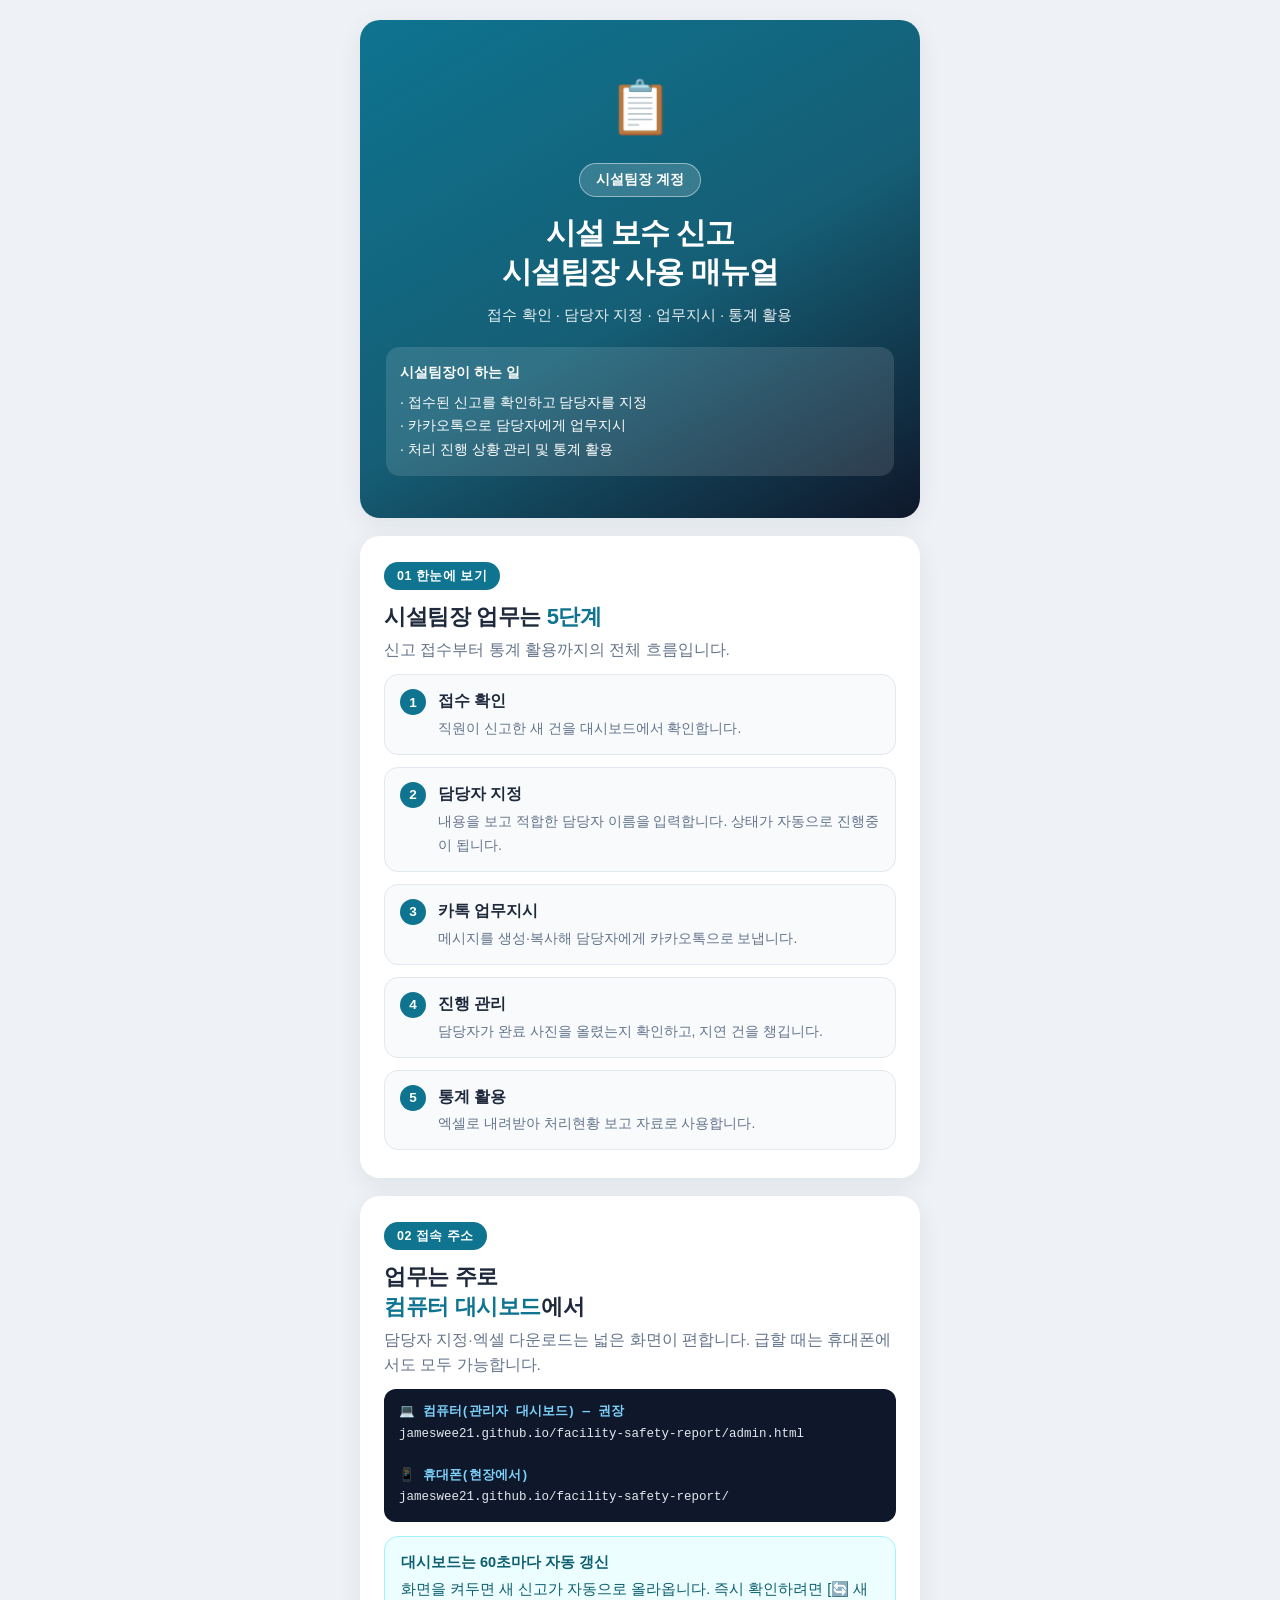
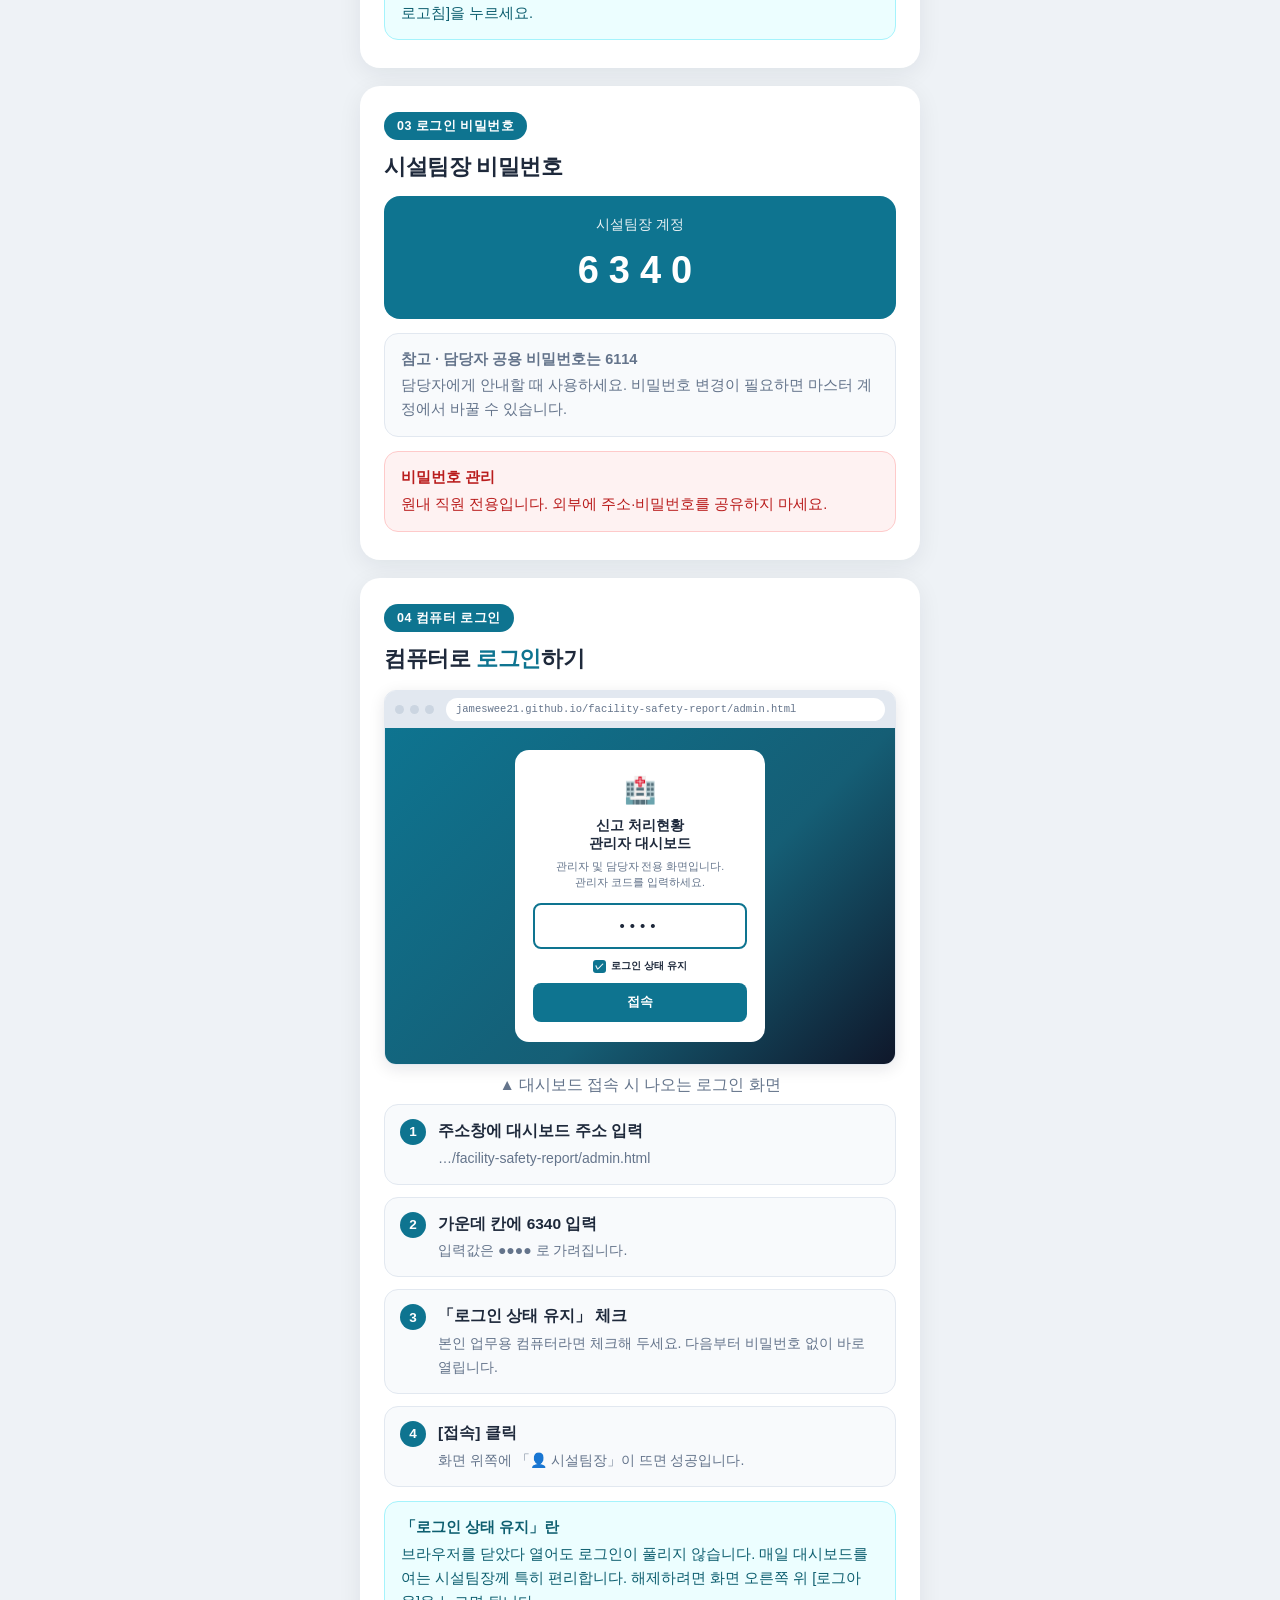
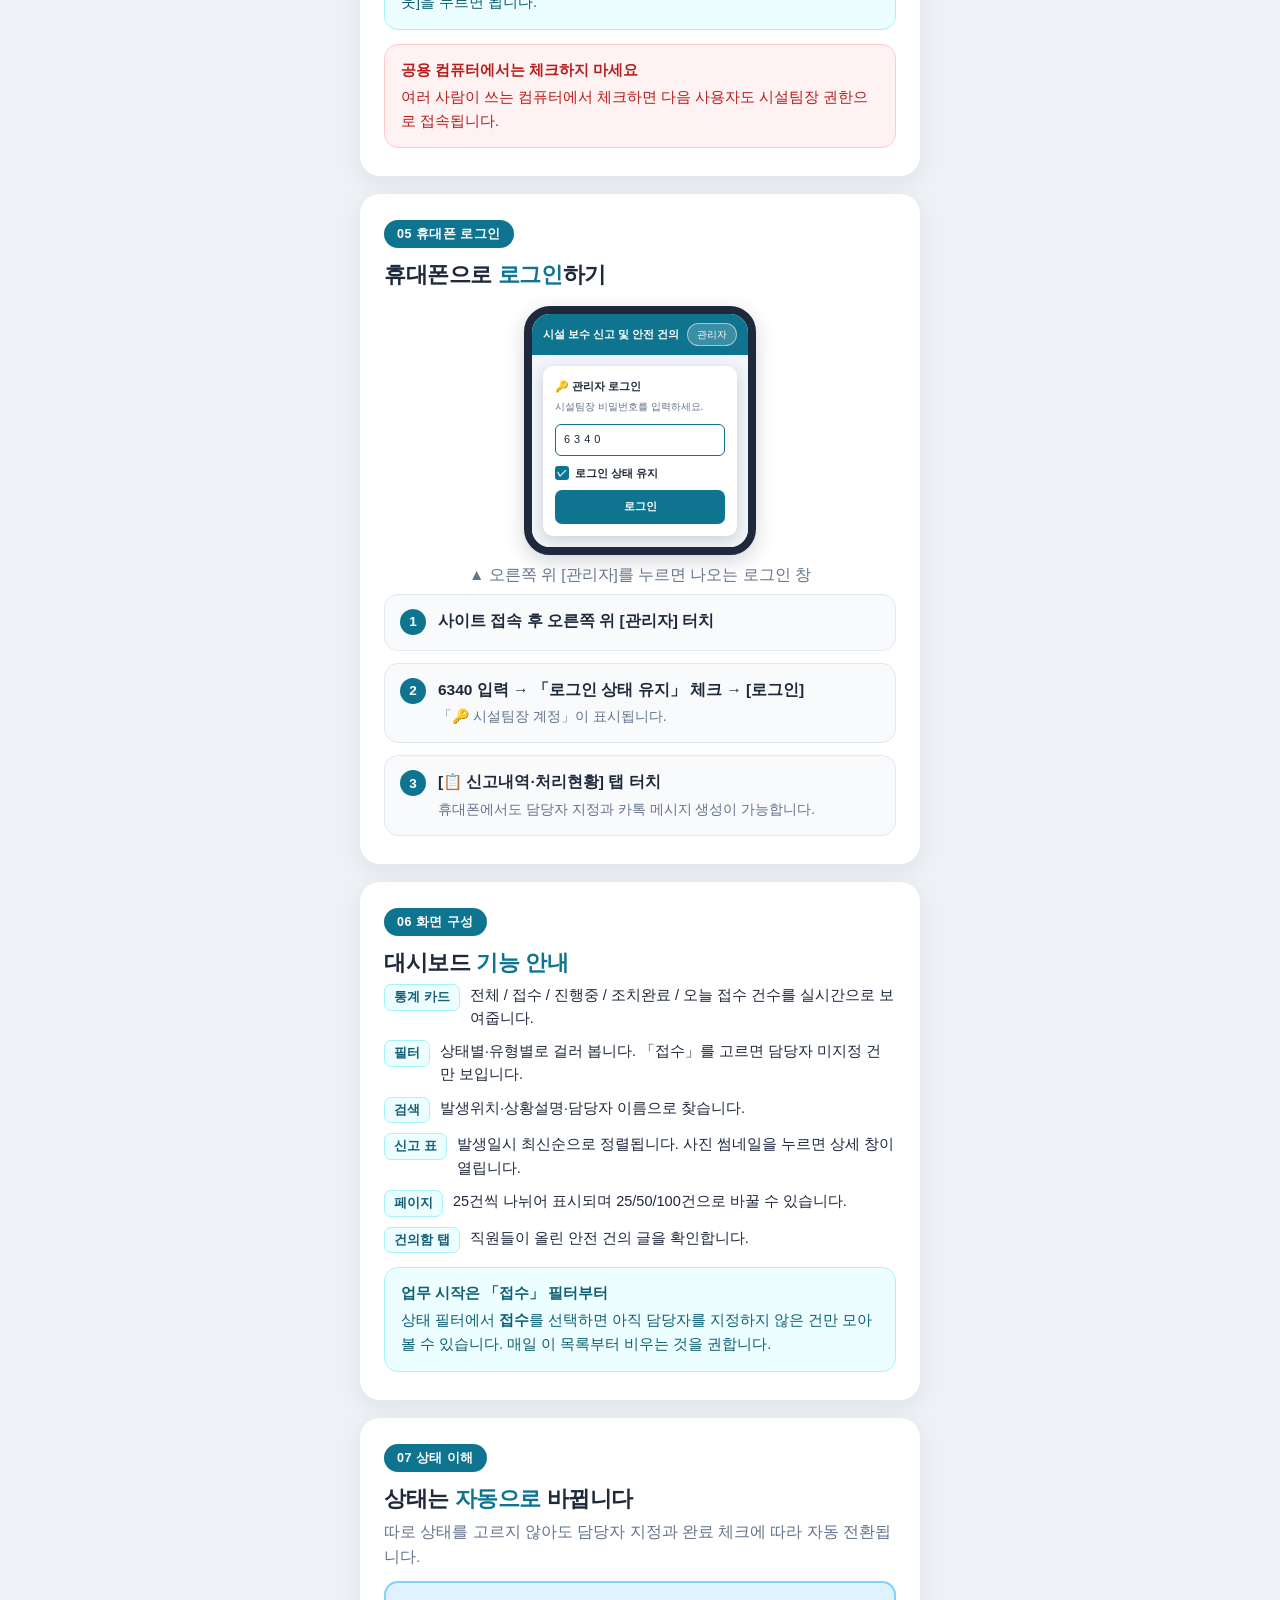
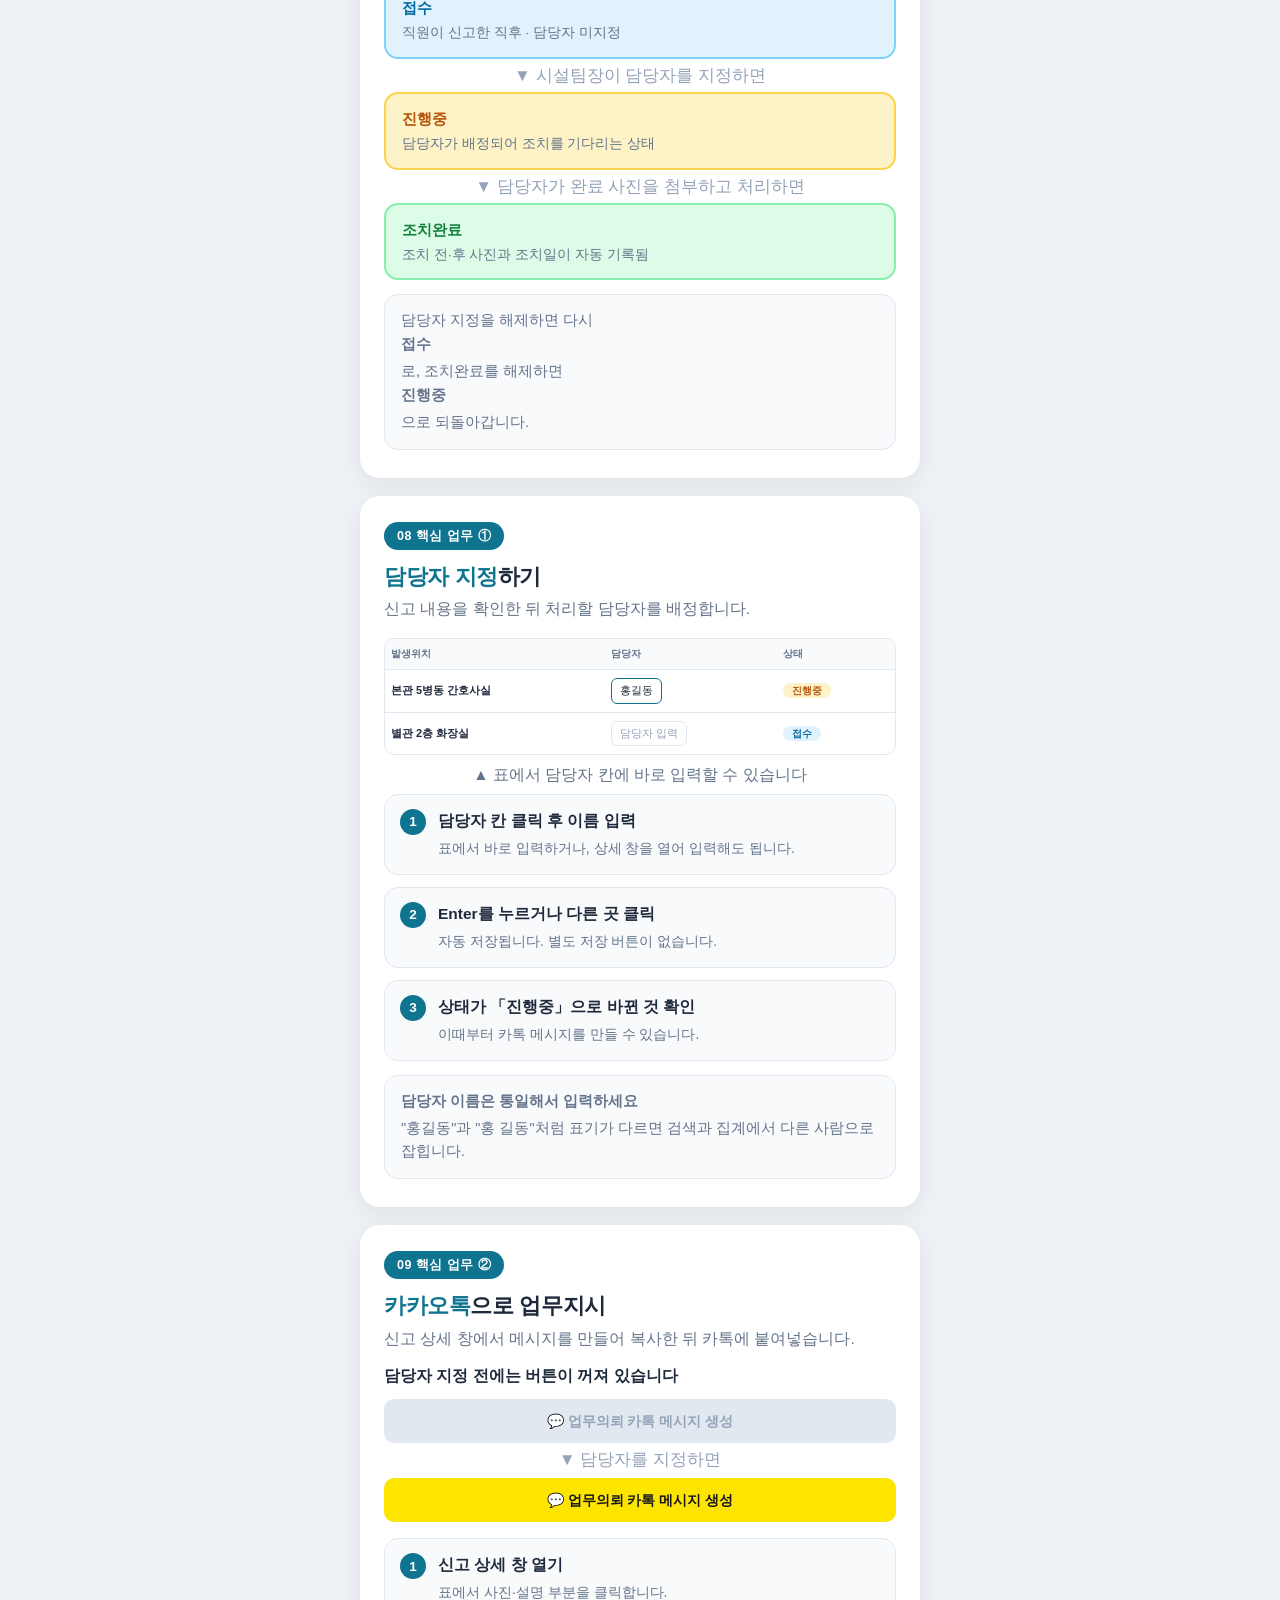
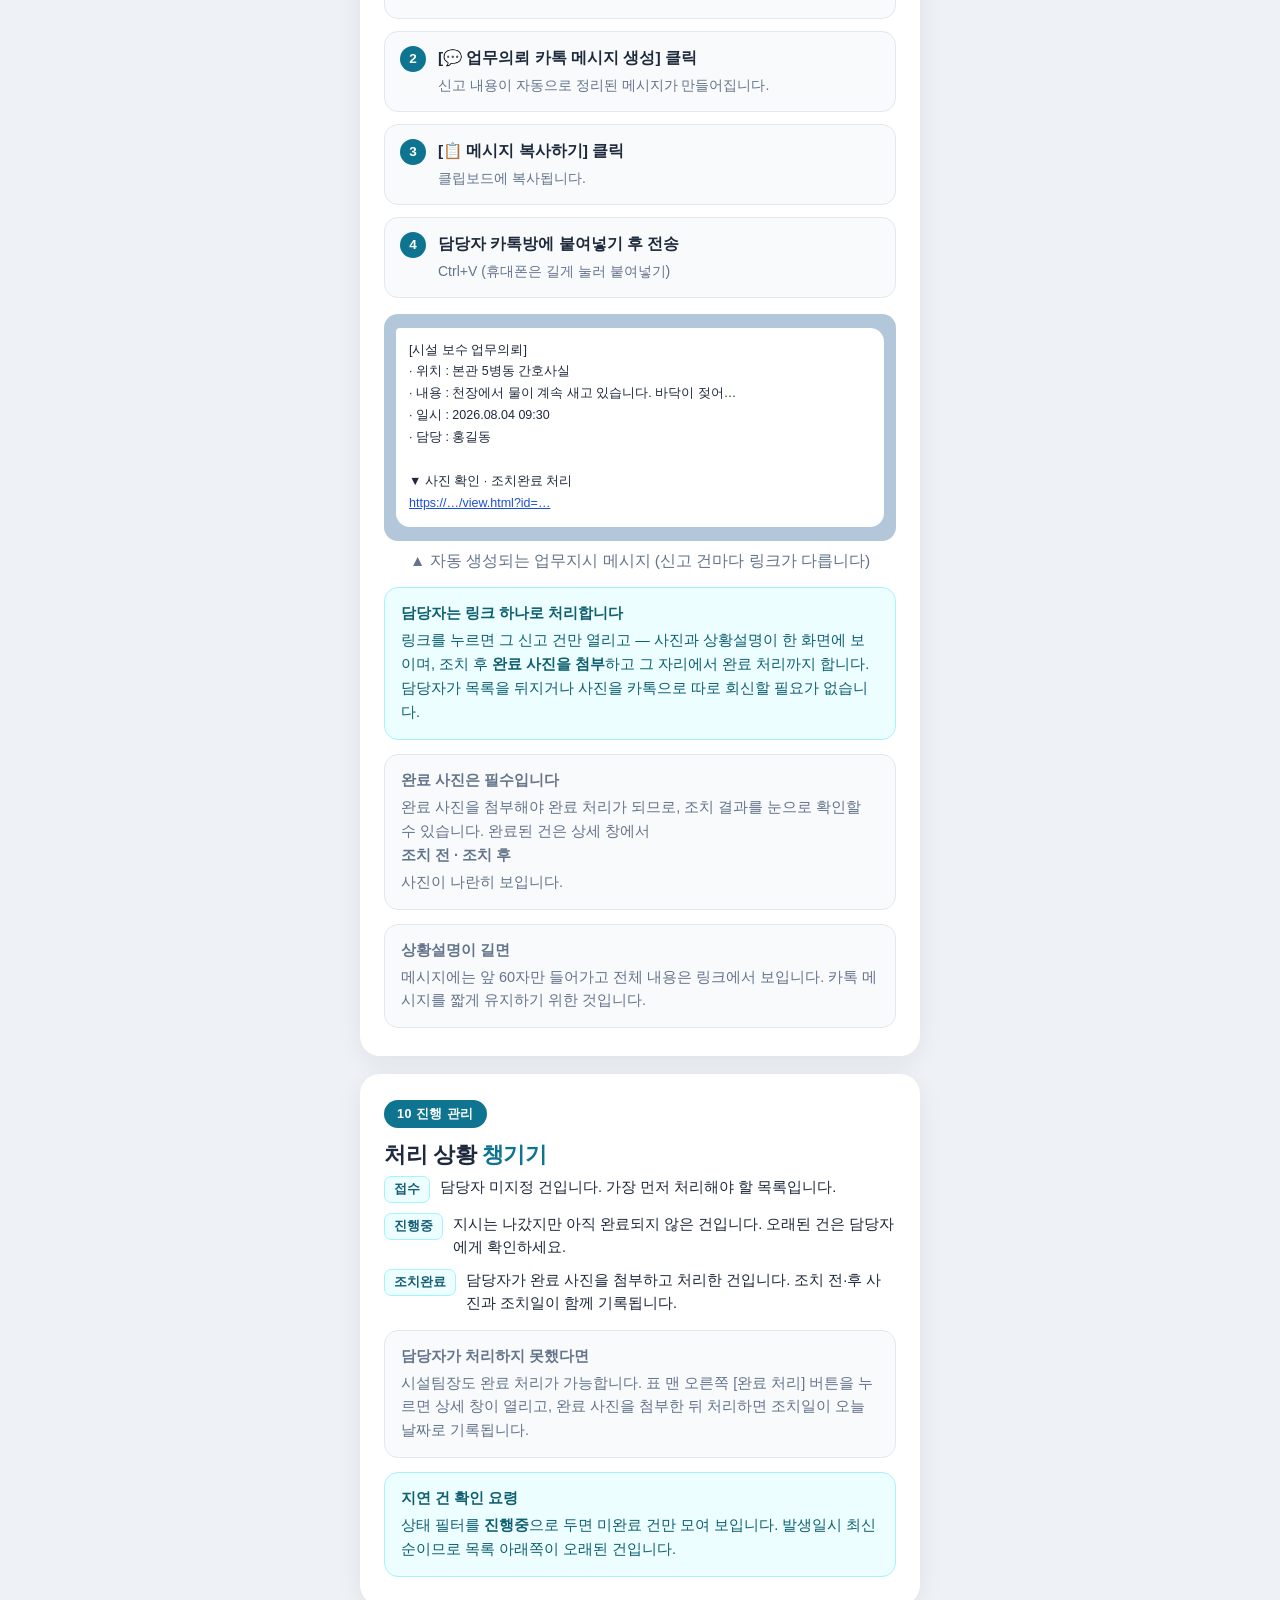
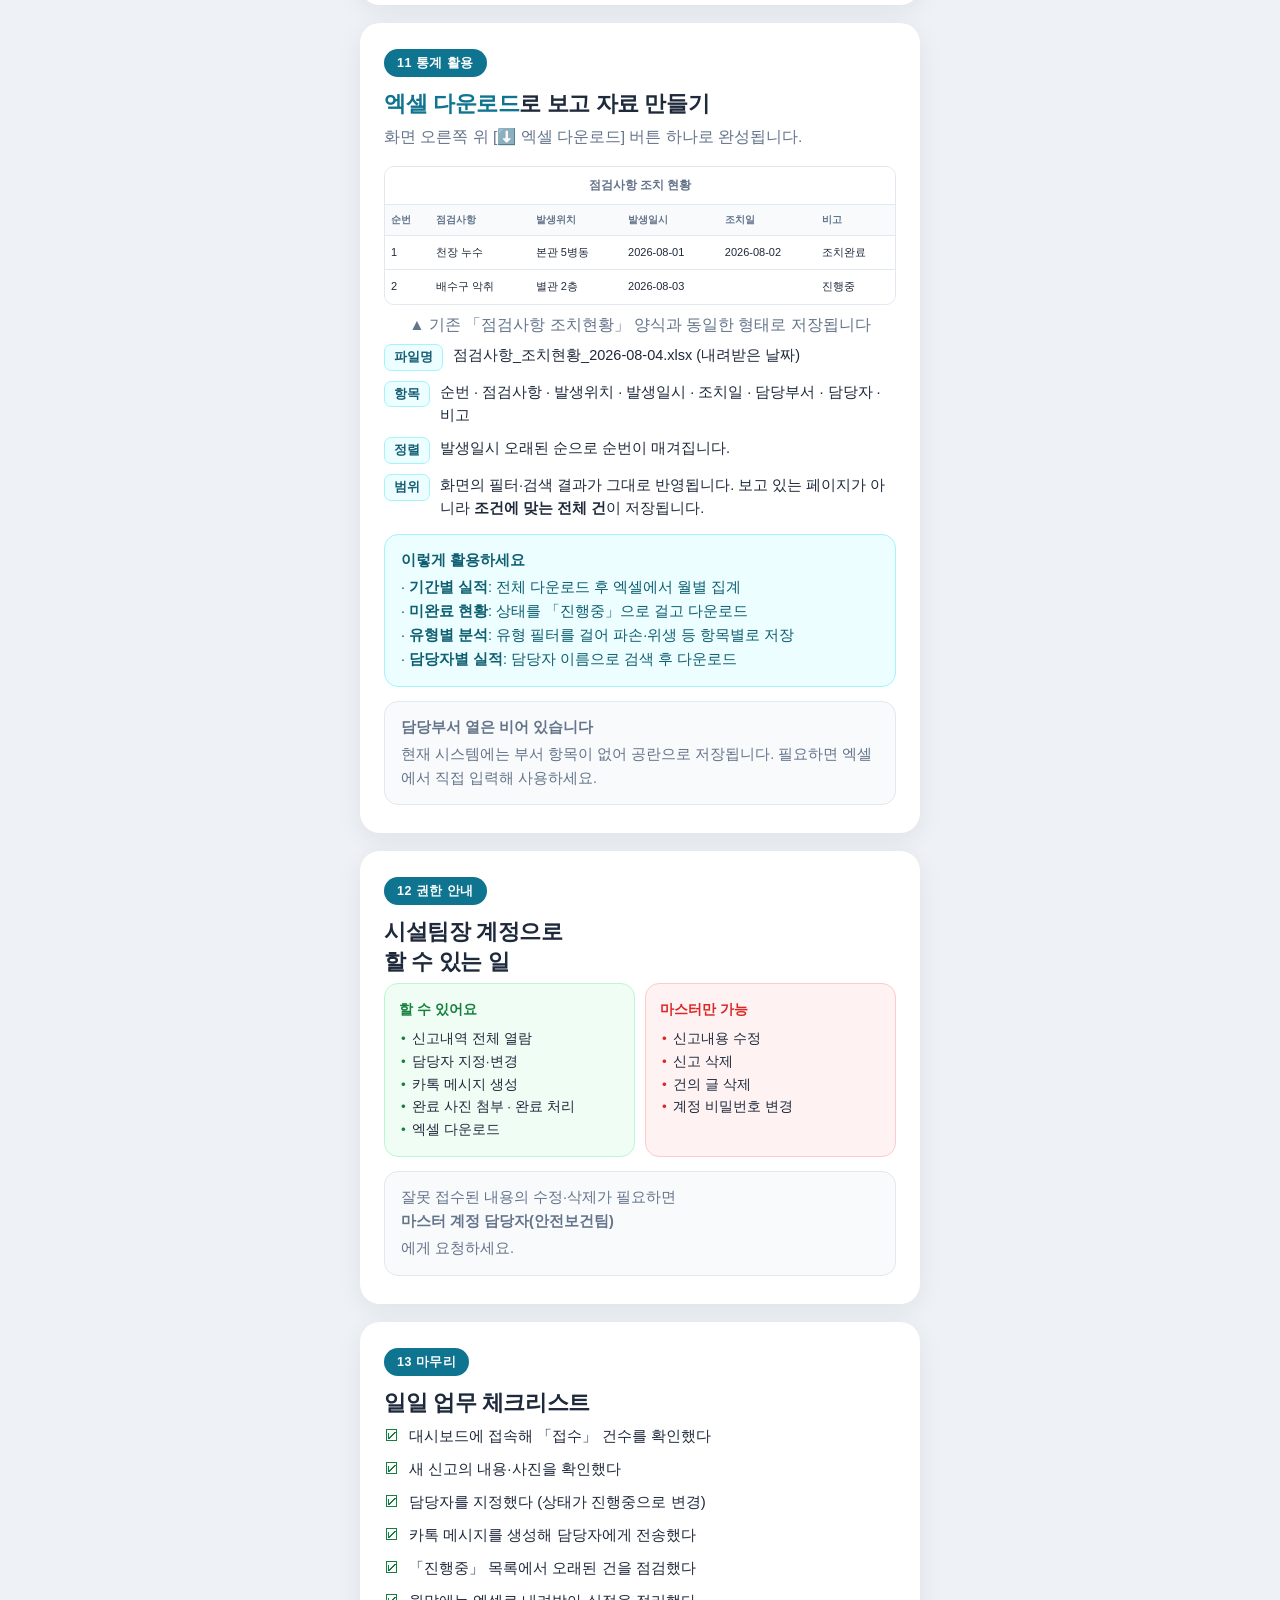
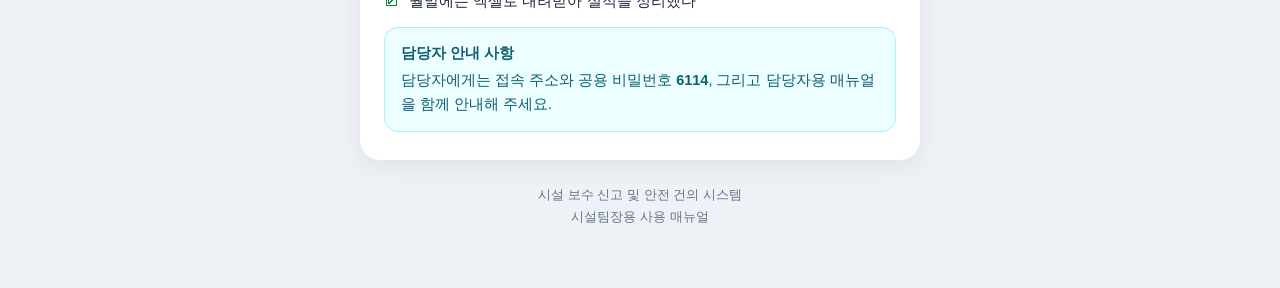
<file: manual-manager.html>
<!DOCTYPE html>
<html lang="ko">
<head>
<meta charset="UTF-8">
<meta name="viewport" content="width=device-width, initial-scale=1.0">
<meta name="theme-color" content="#0e7490">
<title>시설팀장용 사용 매뉴얼 | 시설 보수 신고 시스템</title>
<link rel="stylesheet" href="manual.css?v=3">
</head>
<body>
<div class="deck">

  <!-- 표지 -->
  <section class="card cover">
    <span class="emoji">📋</span>
    <span class="tag">시설팀장 계정</span>
    <h1>시설 보수 신고<br>시설팀장 사용 매뉴얼</h1>
    <p class="sub">접수 확인 · 담당자 지정 · 업무지시 · 통계 활용</p>
    <div class="who">
      <b>시설팀장이 하는 일</b>
      · 접수된 신고를 확인하고 담당자를 지정<br>
      · 카카오톡으로 담당자에게 업무지시<br>
      · 처리 진행 상황 관리 및 통계 활용
    </div>
  </section>

  <!-- 01 업무 흐름 -->
  <section class="card">
    <span class="card-no">01 한눈에 보기</span>
    <h2>시설팀장 업무는 <span class="hl">5단계</span></h2>
    <p class="lead">신고 접수부터 통계 활용까지의 전체 흐름입니다.</p>
    <ul class="steps">
      <li><span class="n">1</span><span class="t"><b>접수 확인</b><span>직원이 신고한 새 건을 대시보드에서 확인합니다.</span></span></li>
      <li><span class="n">2</span><span class="t"><b>담당자 지정</b><span>내용을 보고 적합한 담당자 이름을 입력합니다. 상태가 자동으로 진행중이 됩니다.</span></span></li>
      <li><span class="n">3</span><span class="t"><b>카톡 업무지시</b><span>메시지를 생성·복사해 담당자에게 카카오톡으로 보냅니다.</span></span></li>
      <li><span class="n">4</span><span class="t"><b>진행 관리</b><span>담당자가 완료 사진을 올렸는지 확인하고, 지연 건을 챙깁니다.</span></span></li>
      <li><span class="n">5</span><span class="t"><b>통계 활용</b><span>엑셀로 내려받아 처리현황 보고 자료로 사용합니다.</span></span></li>
    </ul>
  </section>

  <!-- 02 접속 -->
  <section class="card">
    <span class="card-no">02 접속 주소</span>
    <h2>업무는 주로<br><span class="hl">컴퓨터 대시보드</span>에서</h2>
    <p class="lead">담당자 지정·엑셀 다운로드는 넓은 화면이 편합니다. 급할 때는 휴대폰에서도 모두 가능합니다.</p>
    <div class="url-box">
      <b>💻 컴퓨터(관리자 대시보드) — 권장</b><br>
      jameswee21.github.io/facility-safety-report/admin.html<br><br>
      <b>📱 휴대폰(현장에서)</b><br>
      jameswee21.github.io/facility-safety-report/
    </div>
    <div class="tip">
      <b>대시보드는 60초마다 자동 갱신</b>
      화면을 켜두면 새 신고가 자동으로 올라옵니다. 즉시 확인하려면 [🔄 새로고침]을 누르세요.
    </div>
  </section>

  <!-- 03 비밀번호 -->
  <section class="card">
    <span class="card-no">03 로그인 비밀번호</span>
    <h2>시설팀장 비밀번호</h2>
    <div class="pw-big">
      <div class="lbl">시설팀장 계정</div>
      <div class="val">6340</div>
    </div>
    <div class="note">
      <b>참고 · 담당자 공용 비밀번호는 6114</b>
      담당자에게 안내할 때 사용하세요. 비밀번호 변경이 필요하면 마스터 계정에서 바꿀 수 있습니다.
    </div>
    <div class="warn">
      <b>비밀번호 관리</b>
      원내 직원 전용입니다. 외부에 주소·비밀번호를 공유하지 마세요.
    </div>
  </section>

  <!-- 04 PC 로그인 -->
  <section class="card">
    <span class="card-no">04 컴퓨터 로그인</span>
    <h2>컴퓨터로 <span class="hl">로그인</span>하기</h2>

    <div class="shot">
      <div class="browser">
        <div class="browser-bar">
          <i></i><i></i><i></i>
          <div class="browser-url">jameswee21.github.io/facility-safety-report/admin.html</div>
        </div>
        <div class="login-demo">
          <div class="login-box">
            <div class="ico">🏥</div>
            <div class="ttl">신고 처리현황<br>관리자 대시보드</div>
            <div class="dsc">관리자 및 담당자 전용 화면입니다.<br>관리자 코드를 입력하세요.</div>
            <div class="inp">••••</div>
            <div class="lb-check"><span class="bx">✓</span>로그인 상태 유지</div>
            <div class="btn">접속</div>
          </div>
        </div>
      </div>
      <p class="shot-cap">▲ 대시보드 접속 시 나오는 로그인 화면</p>
    </div>

    <ul class="steps">
      <li><span class="n">1</span><span class="t"><b>주소창에 대시보드 주소 입력</b><span>…/facility-safety-report/admin.html</span></span></li>
      <li><span class="n">2</span><span class="t"><b>가운데 칸에 <b style="display:inline">6340</b> 입력</b><span>입력값은 ●●●● 로 가려집니다.</span></span></li>
      <li><span class="n">3</span><span class="t"><b>「로그인 상태 유지」 체크</b><span>본인 업무용 컴퓨터라면 체크해 두세요. 다음부터 비밀번호 없이 바로 열립니다.</span></span></li>
      <li><span class="n">4</span><span class="t"><b>[접속] 클릭</b><span>화면 위쪽에 「👤 시설팀장」이 뜨면 성공입니다.</span></span></li>
    </ul>
    <div class="tip">
      <b>「로그인 상태 유지」란</b>
      브라우저를 닫았다 열어도 로그인이 풀리지 않습니다. 매일 대시보드를 여는 시설팀장께 특히 편리합니다.
      해제하려면 화면 오른쪽 위 [로그아웃]을 누르면 됩니다.
    </div>
    <div class="warn">
      <b>공용 컴퓨터에서는 체크하지 마세요</b>
      여러 사람이 쓰는 컴퓨터에서 체크하면 다음 사용자도 시설팀장 권한으로 접속됩니다.
    </div>
  </section>

  <!-- 05 휴대폰 로그인 -->
  <section class="card">
    <span class="card-no">05 휴대폰 로그인</span>
    <h2>휴대폰으로 <span class="hl">로그인</span>하기</h2>

    <div class="shot">
      <div class="phone">
        <div class="ph-head">
          <span class="t">시설 보수 신고 및 안전 건의</span>
          <span class="adm">관리자</span>
        </div>
        <div class="ph-body">
          <div class="ph-dialog">
            <div class="q">🔑 관리자 로그인</div>
            <div class="s">시설팀장 비밀번호를 입력하세요.</div>
            <div class="f">6340</div>
            <div class="ph-check"><span class="bx">✓</span>로그인 상태 유지</div>
            <div class="ph-btn">로그인</div>
          </div>
        </div>
      </div>
      <p class="shot-cap">▲ 오른쪽 위 [관리자]를 누르면 나오는 로그인 창</p>
    </div>

    <ul class="steps">
      <li><span class="n">1</span><span class="t"><b>사이트 접속 후 오른쪽 위 [관리자] 터치</b></span></li>
      <li><span class="n">2</span><span class="t"><b>6340 입력 → 「로그인 상태 유지」 체크 → [로그인]</b><span>「🔑 시설팀장 계정」이 표시됩니다.</span></span></li>
      <li><span class="n">3</span><span class="t"><b>[📋 신고내역·처리현황] 탭 터치</b><span>휴대폰에서도 담당자 지정과 카톡 메시지 생성이 가능합니다.</span></span></li>
    </ul>
  </section>

  <!-- 06 대시보드 구성 -->
  <section class="card">
    <span class="card-no">06 화면 구성</span>
    <h2>대시보드 <span class="hl">기능 안내</span></h2>
    <ul class="defs">
      <li><span class="k">통계 카드</span><span>전체 / 접수 / 진행중 / 조치완료 / 오늘 접수 건수를 실시간으로 보여줍니다.</span></li>
      <li><span class="k">필터</span><span>상태별·유형별로 걸러 봅니다. 「접수」를 고르면 담당자 미지정 건만 보입니다.</span></li>
      <li><span class="k">검색</span><span>발생위치·상황설명·담당자 이름으로 찾습니다.</span></li>
      <li><span class="k">신고 표</span><span>발생일시 최신순으로 정렬됩니다. 사진 썸네일을 누르면 상세 창이 열립니다.</span></li>
      <li><span class="k">페이지</span><span>25건씩 나뉘어 표시되며 25/50/100건으로 바꿀 수 있습니다.</span></li>
      <li><span class="k">건의함 탭</span><span>직원들이 올린 안전 건의 글을 확인합니다.</span></li>
    </ul>
    <div class="tip">
      <b>업무 시작은 「접수」 필터부터</b>
      상태 필터에서 <b style="display:inline">접수</b>를 선택하면 아직 담당자를 지정하지 않은 건만 모아 볼 수 있습니다. 매일 이 목록부터 비우는 것을 권합니다.
    </div>
  </section>

  <!-- 07 상태 -->
  <section class="card">
    <span class="card-no">07 상태 이해</span>
    <h2>상태는 <span class="hl">자동으로</span> 바뀝니다</h2>
    <p class="lead">따로 상태를 고르지 않아도 담당자 지정과 완료 체크에 따라 자동 전환됩니다.</p>
    <div class="flow">
      <div class="flow-item f-new">접수 <span>직원이 신고한 직후 · 담당자 미지정</span></div>
      <div class="flow-arrow">▼ 시설팀장이 담당자를 지정하면</div>
      <div class="flow-item f-prog">진행중 <span>담당자가 배정되어 조치를 기다리는 상태</span></div>
      <div class="flow-arrow">▼ 담당자가 완료 사진을 첨부하고 처리하면</div>
      <div class="flow-item f-done">조치완료 <span>조치 전·후 사진과 조치일이 자동 기록됨</span></div>
    </div>
    <div class="note">
      담당자 지정을 해제하면 다시 <b>접수</b>로, 조치완료를 해제하면 <b>진행중</b>으로 되돌아갑니다.
    </div>
  </section>

  <!-- 08 담당자 지정 -->
  <section class="card">
    <span class="card-no">08 핵심 업무 ①</span>
    <h2><span class="hl">담당자 지정</span>하기</h2>
    <p class="lead">신고 내용을 확인한 뒤 처리할 담당자를 배정합니다.</p>

    <div class="shot">
      <div class="tbl-wrap">
        <table class="tbl-demo">
          <tr><th>발생위치</th><th>담당자</th><th>상태</th></tr>
          <tr>
            <td><b>본관 5병동 간호사실</b></td>
            <td><span style="border:1px solid var(--primary);border-radius:6px;padding:3px 8px;display:inline-block">홍길동</span></td>
            <td><span class="badge b-prog">진행중</span></td>
          </tr>
          <tr>
            <td><b>별관 2층 화장실</b></td>
            <td><span style="border:1px solid var(--line);border-radius:6px;padding:3px 8px;color:#94a3b8;display:inline-block">담당자 입력</span></td>
            <td><span class="badge b-new">접수</span></td>
          </tr>
        </table>
      </div>
      <p class="shot-cap">▲ 표에서 담당자 칸에 바로 입력할 수 있습니다</p>
    </div>

    <ul class="steps">
      <li><span class="n">1</span><span class="t"><b>담당자 칸 클릭 후 이름 입력</b><span>표에서 바로 입력하거나, 상세 창을 열어 입력해도 됩니다.</span></span></li>
      <li><span class="n">2</span><span class="t"><b>Enter를 누르거나 다른 곳 클릭</b><span>자동 저장됩니다. 별도 저장 버튼이 없습니다.</span></span></li>
      <li><span class="n">3</span><span class="t"><b>상태가 「진행중」으로 바뀐 것 확인</b><span>이때부터 카톡 메시지를 만들 수 있습니다.</span></span></li>
    </ul>
    <div class="note">
      <b>담당자 이름은 통일해서 입력하세요</b>
      "홍길동"과 "홍 길동"처럼 표기가 다르면 검색과 집계에서 다른 사람으로 잡힙니다.
    </div>
  </section>

  <!-- 09 카톡 -->
  <section class="card">
    <span class="card-no">09 핵심 업무 ②</span>
    <h2><span class="hl">카카오톡</span>으로 업무지시</h2>
    <p class="lead">신고 상세 창에서 메시지를 만들어 복사한 뒤 카톡에 붙여넣습니다.</p>

    <p style="font-weight:700;margin-bottom:6px">담당자 지정 전에는 버튼이 꺼져 있습니다</p>
    <div class="kakao-btn-demo off">💬 업무의뢰 카톡 메시지 생성</div>
    <div class="flow-arrow" style="margin:8px 0">▼ 담당자를 지정하면</div>
    <div class="kakao-btn-demo">💬 업무의뢰 카톡 메시지 생성</div>

    <ul class="steps" style="margin-top:16px">
      <li><span class="n">1</span><span class="t"><b>신고 상세 창 열기</b><span>표에서 사진·설명 부분을 클릭합니다.</span></span></li>
      <li><span class="n">2</span><span class="t"><b>[💬 업무의뢰 카톡 메시지 생성] 클릭</b><span>신고 내용이 자동으로 정리된 메시지가 만들어집니다.</span></span></li>
      <li><span class="n">3</span><span class="t"><b>[📋 메시지 복사하기] 클릭</b><span>클립보드에 복사됩니다.</span></span></li>
      <li><span class="n">4</span><span class="t"><b>담당자 카톡방에 붙여넣기 후 전송</b><span>Ctrl+V (휴대폰은 길게 눌러 붙여넣기)</span></span></li>
    </ul>

    <div class="shot">
      <div class="kakao-demo">
        <div class="kakao-bubble">[시설 보수 업무의뢰]
· 위치 : 본관 5병동 간호사실
· 내용 : 천장에서 물이 계속 새고 있습니다. 바닥이 젖어…
· 일시 : 2026.08.04 09:30
· 담당 : 홍길동

▼ 사진 확인 · 조치완료 처리
<span class="lk">https://…/view.html?id=…</span></div>
      </div>
      <p class="shot-cap">▲ 자동 생성되는 업무지시 메시지 (신고 건마다 링크가 다릅니다)</p>
    </div>

    <div class="tip">
      <b>담당자는 링크 하나로 처리합니다</b>
      링크를 누르면 그 신고 건만 열리고 — 사진과 상황설명이 한 화면에 보이며,
      조치 후 <b style="display:inline">완료 사진을 첨부</b>하고 그 자리에서 완료 처리까지 합니다.
      담당자가 목록을 뒤지거나 사진을 카톡으로 따로 회신할 필요가 없습니다.
    </div>
    <div class="note">
      <b>완료 사진은 필수입니다</b>
      완료 사진을 첨부해야 완료 처리가 되므로, 조치 결과를 눈으로 확인할 수 있습니다.
      완료된 건은 상세 창에서 <b>조치 전 · 조치 후</b> 사진이 나란히 보입니다.
    </div>
    <div class="note">
      <b>상황설명이 길면</b>
      메시지에는 앞 60자만 들어가고 전체 내용은 링크에서 보입니다. 카톡 메시지를 짧게 유지하기 위한 것입니다.
    </div>
  </section>

  <!-- 10 진행 관리 -->
  <section class="card">
    <span class="card-no">10 진행 관리</span>
    <h2>처리 상황 <span class="hl">챙기기</span></h2>
    <ul class="defs">
      <li><span class="k">접수</span><span>담당자 미지정 건입니다. 가장 먼저 처리해야 할 목록입니다.</span></li>
      <li><span class="k">진행중</span><span>지시는 나갔지만 아직 완료되지 않은 건입니다. 오래된 건은 담당자에게 확인하세요.</span></li>
      <li><span class="k">조치완료</span><span>담당자가 완료 사진을 첨부하고 처리한 건입니다. 조치 전·후 사진과 조치일이 함께 기록됩니다.</span></li>
    </ul>
    <div class="note">
      <b>담당자가 처리하지 못했다면</b>
      시설팀장도 완료 처리가 가능합니다. 표 맨 오른쪽 [완료 처리] 버튼을 누르면 상세 창이 열리고,
      완료 사진을 첨부한 뒤 처리하면 조치일이 오늘 날짜로 기록됩니다.
    </div>
    <div class="tip">
      <b>지연 건 확인 요령</b>
      상태 필터를 <b style="display:inline">진행중</b>으로 두면 미완료 건만 모여 보입니다. 발생일시 최신순이므로 목록 아래쪽이 오래된 건입니다.
    </div>
  </section>

  <!-- 11 엑셀 -->
  <section class="card">
    <span class="card-no">11 통계 활용</span>
    <h2><span class="hl">엑셀 다운로드</span>로 보고 자료 만들기</h2>
    <p class="lead">화면 오른쪽 위 [⬇️ 엑셀 다운로드] 버튼 하나로 완성됩니다.</p>

    <div class="shot">
      <div class="tbl-wrap">
        <table class="tbl-demo">
          <tr><th colspan="6" style="text-align:center;font-size:12px;background:#fff;padding:9px">점검사항 조치 현황</th></tr>
          <tr><th>순번</th><th>점검사항</th><th>발생위치</th><th>발생일시</th><th>조치일</th><th>비고</th></tr>
          <tr><td>1</td><td>천장 누수</td><td>본관 5병동</td><td>2026-08-01</td><td>2026-08-02</td><td>조치완료</td></tr>
          <tr><td>2</td><td>배수구 악취</td><td>별관 2층</td><td>2026-08-03</td><td></td><td>진행중</td></tr>
        </table>
      </div>
      <p class="shot-cap">▲ 기존 「점검사항 조치현황」 양식과 동일한 형태로 저장됩니다</p>
    </div>

    <ul class="defs">
      <li><span class="k">파일명</span><span>점검사항_조치현황_2026-08-04.xlsx (내려받은 날짜)</span></li>
      <li><span class="k">항목</span><span>순번 · 점검사항 · 발생위치 · 발생일시 · 조치일 · 담당부서 · 담당자 · 비고</span></li>
      <li><span class="k">정렬</span><span>발생일시 오래된 순으로 순번이 매겨집니다.</span></li>
      <li><span class="k">범위</span><span>화면의 필터·검색 결과가 그대로 반영됩니다. 보고 있는 페이지가 아니라 <b>조건에 맞는 전체 건</b>이 저장됩니다.</span></li>
    </ul>

    <div class="tip">
      <b>이렇게 활용하세요</b>
      · <b style="display:inline">기간별 실적</b>: 전체 다운로드 후 엑셀에서 월별 집계<br>
      · <b style="display:inline">미완료 현황</b>: 상태를 「진행중」으로 걸고 다운로드<br>
      · <b style="display:inline">유형별 분석</b>: 유형 필터를 걸어 파손·위생 등 항목별로 저장<br>
      · <b style="display:inline">담당자별 실적</b>: 담당자 이름으로 검색 후 다운로드
    </div>
    <div class="note">
      <b>담당부서 열은 비어 있습니다</b>
      현재 시스템에는 부서 항목이 없어 공란으로 저장됩니다. 필요하면 엑셀에서 직접 입력해 사용하세요.
    </div>
  </section>

  <!-- 12 권한 -->
  <section class="card">
    <span class="card-no">12 권한 안내</span>
    <h2>시설팀장 계정으로<br>할 수 있는 일</h2>
    <div class="can-grid">
      <div class="can-box can-yes">
        <b>할 수 있어요</b>
        <ul>
          <li>신고내역 전체 열람</li>
          <li>담당자 지정·변경</li>
          <li>카톡 메시지 생성</li>
          <li>완료 사진 첨부 · 완료 처리</li>
          <li>엑셀 다운로드</li>
        </ul>
      </div>
      <div class="can-box can-no">
        <b>마스터만 가능</b>
        <ul>
          <li>신고내용 수정</li>
          <li>신고 삭제</li>
          <li>건의 글 삭제</li>
          <li>계정 비밀번호 변경</li>
        </ul>
      </div>
    </div>
    <div class="note">
      잘못 접수된 내용의 수정·삭제가 필요하면 <b>마스터 계정 담당자(안전보건팀)</b>에게 요청하세요.
    </div>
  </section>

  <!-- 13 체크리스트 -->
  <section class="card">
    <span class="card-no">13 마무리</span>
    <h2>일일 업무 체크리스트</h2>
    <ul class="checklist">
      <li>대시보드에 접속해 「접수」 건수를 확인했다</li>
      <li>새 신고의 내용·사진을 확인했다</li>
      <li>담당자를 지정했다 (상태가 진행중으로 변경)</li>
      <li>카톡 메시지를 생성해 담당자에게 전송했다</li>
      <li>「진행중」 목록에서 오래된 건을 점검했다</li>
      <li>월말에는 엑셀로 내려받아 실적을 정리했다</li>
    </ul>
    <div class="tip">
      <b>담당자 안내 사항</b>
      담당자에게는 접속 주소와 공용 비밀번호 <b style="display:inline">6114</b>, 그리고 담당자용 매뉴얼을 함께 안내해 주세요.
    </div>
  </section>

  <p class="footer">
    시설 보수 신고 및 안전 건의 시스템<br>시설팀장용 사용 매뉴얼
  </p>

</div>
</body>
</html>
</file>
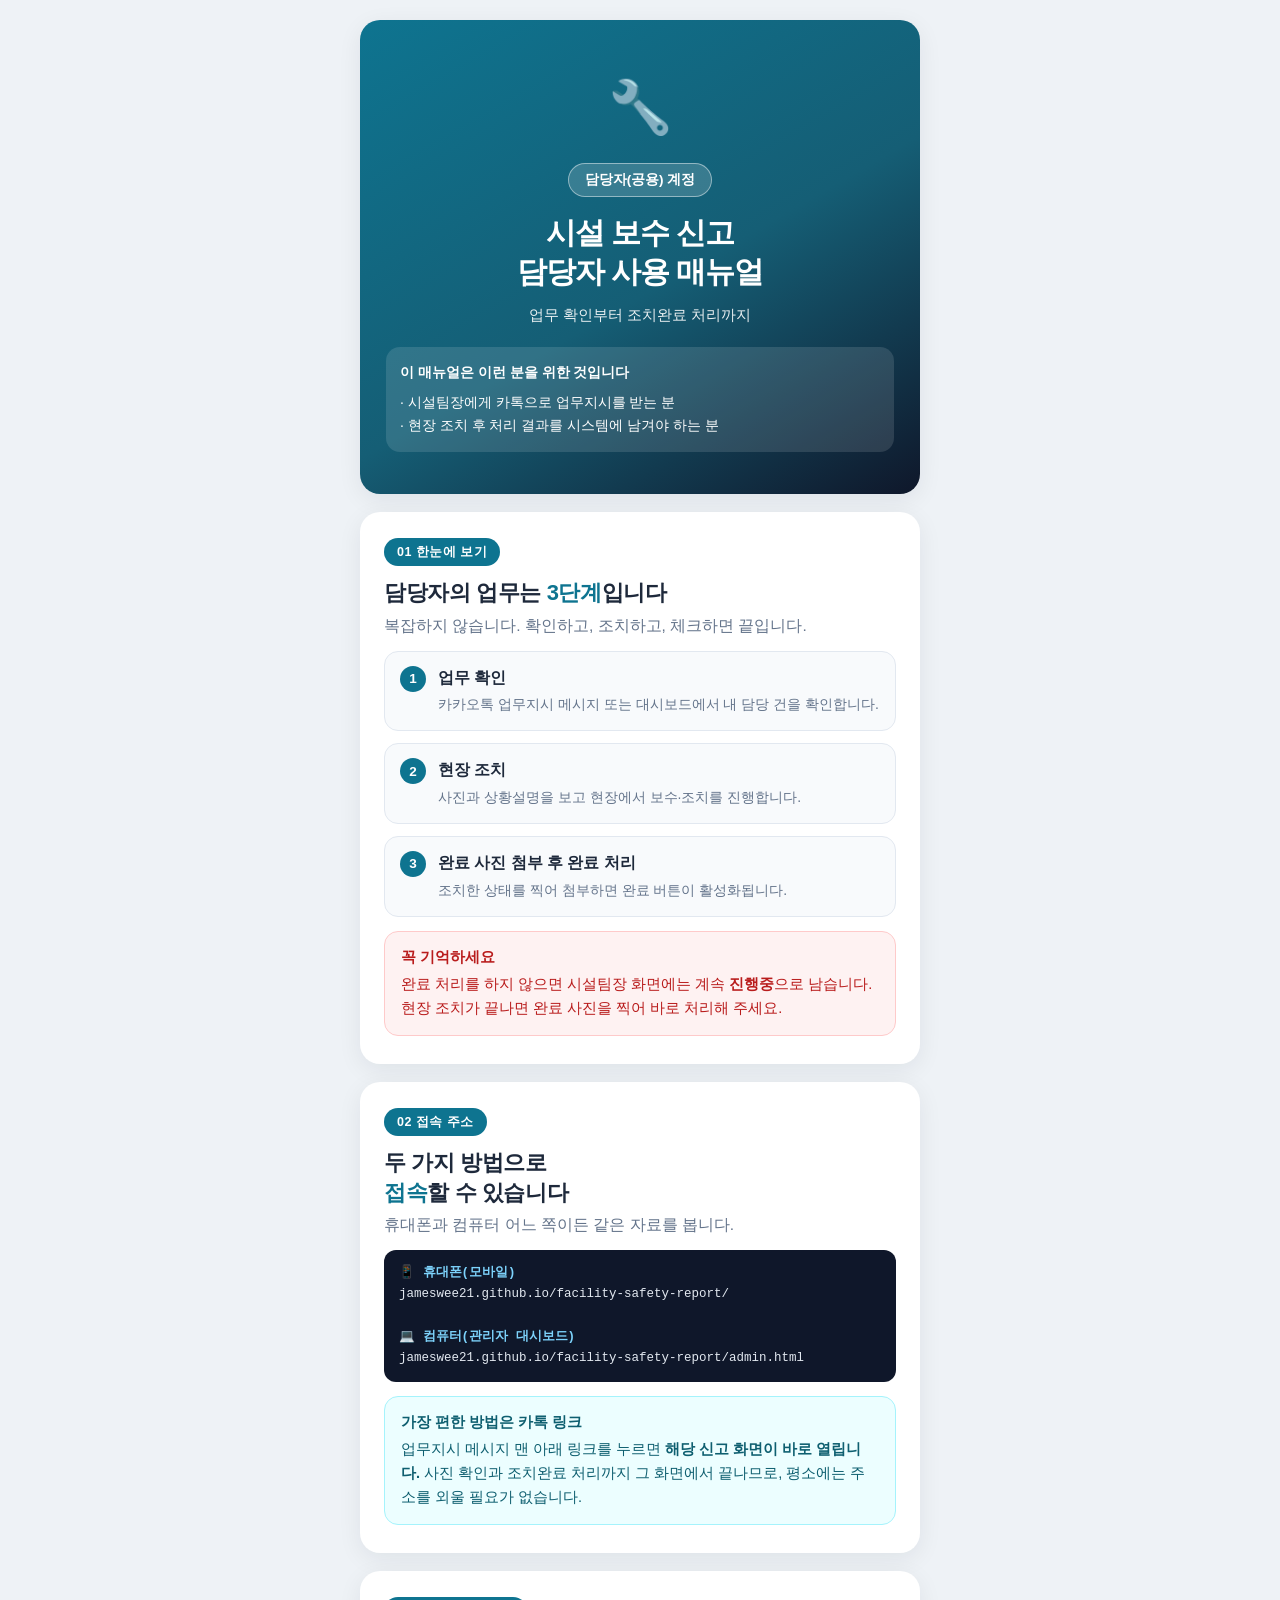
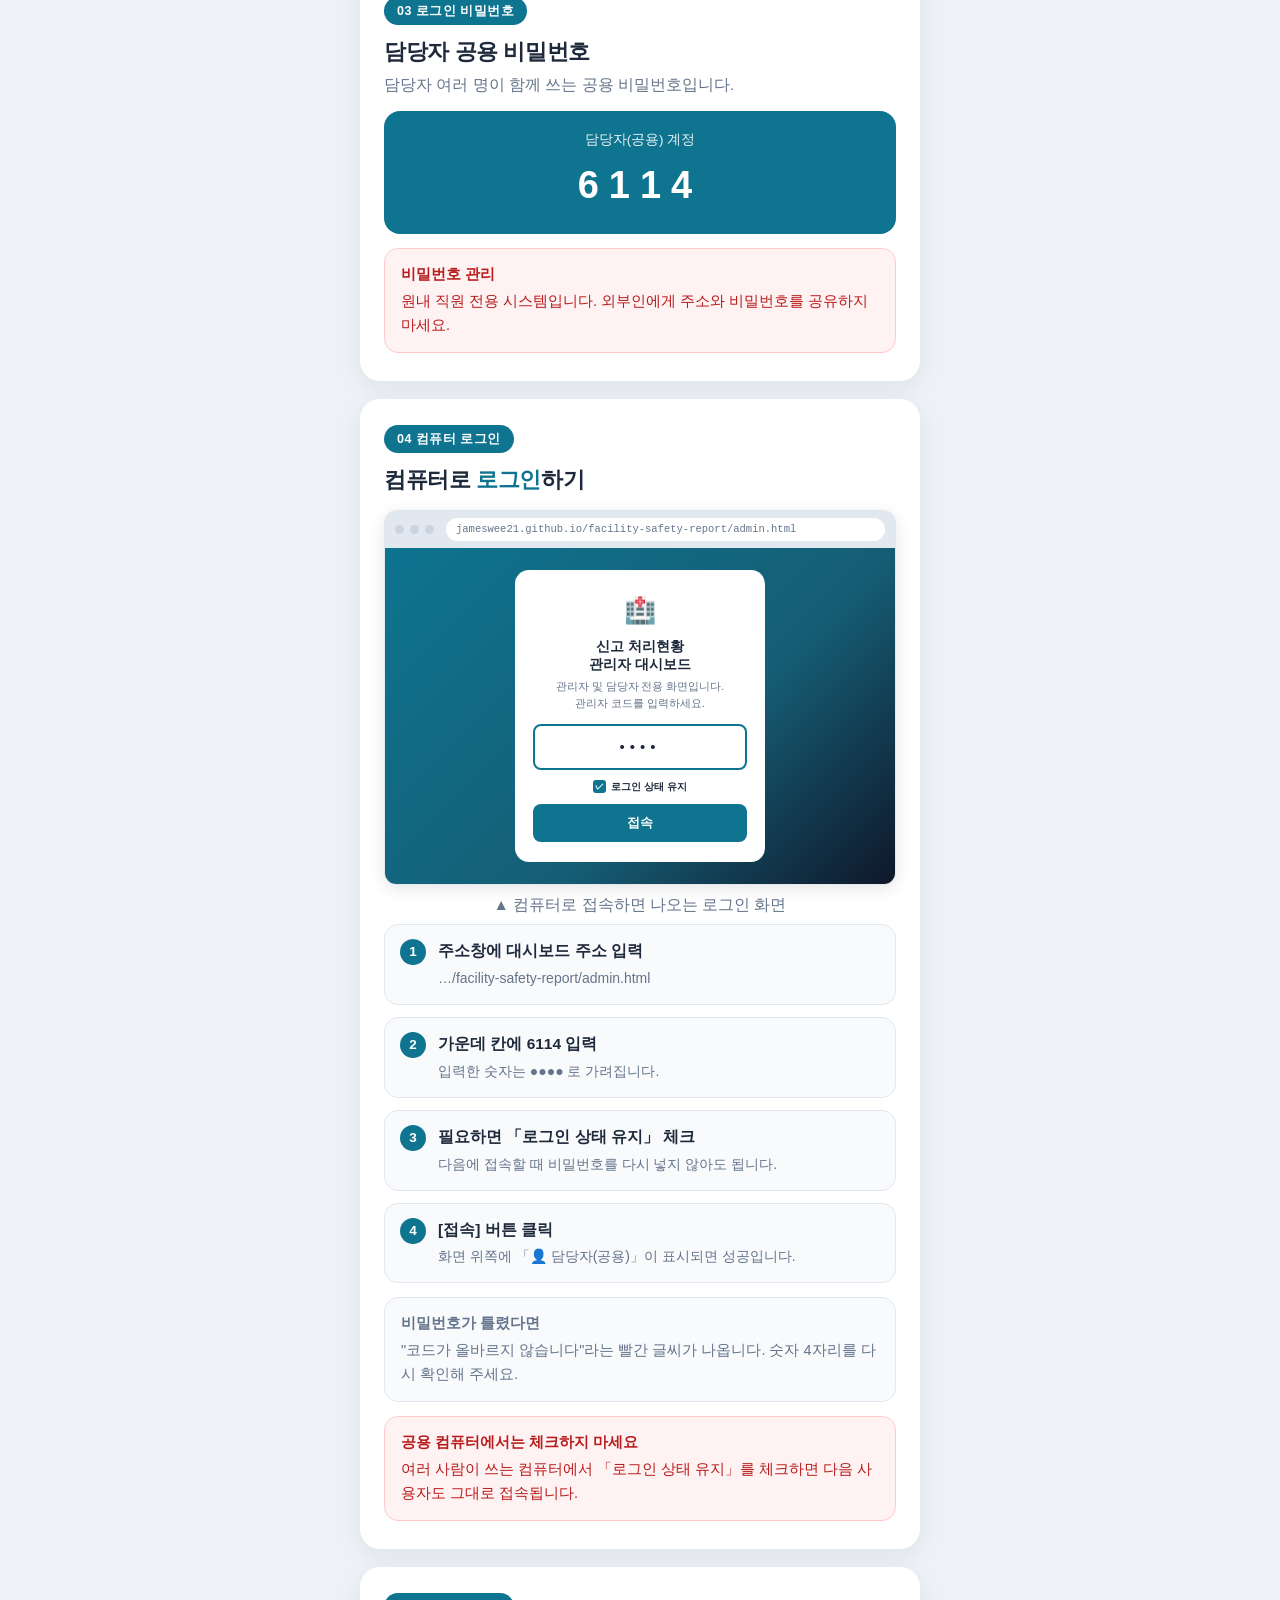
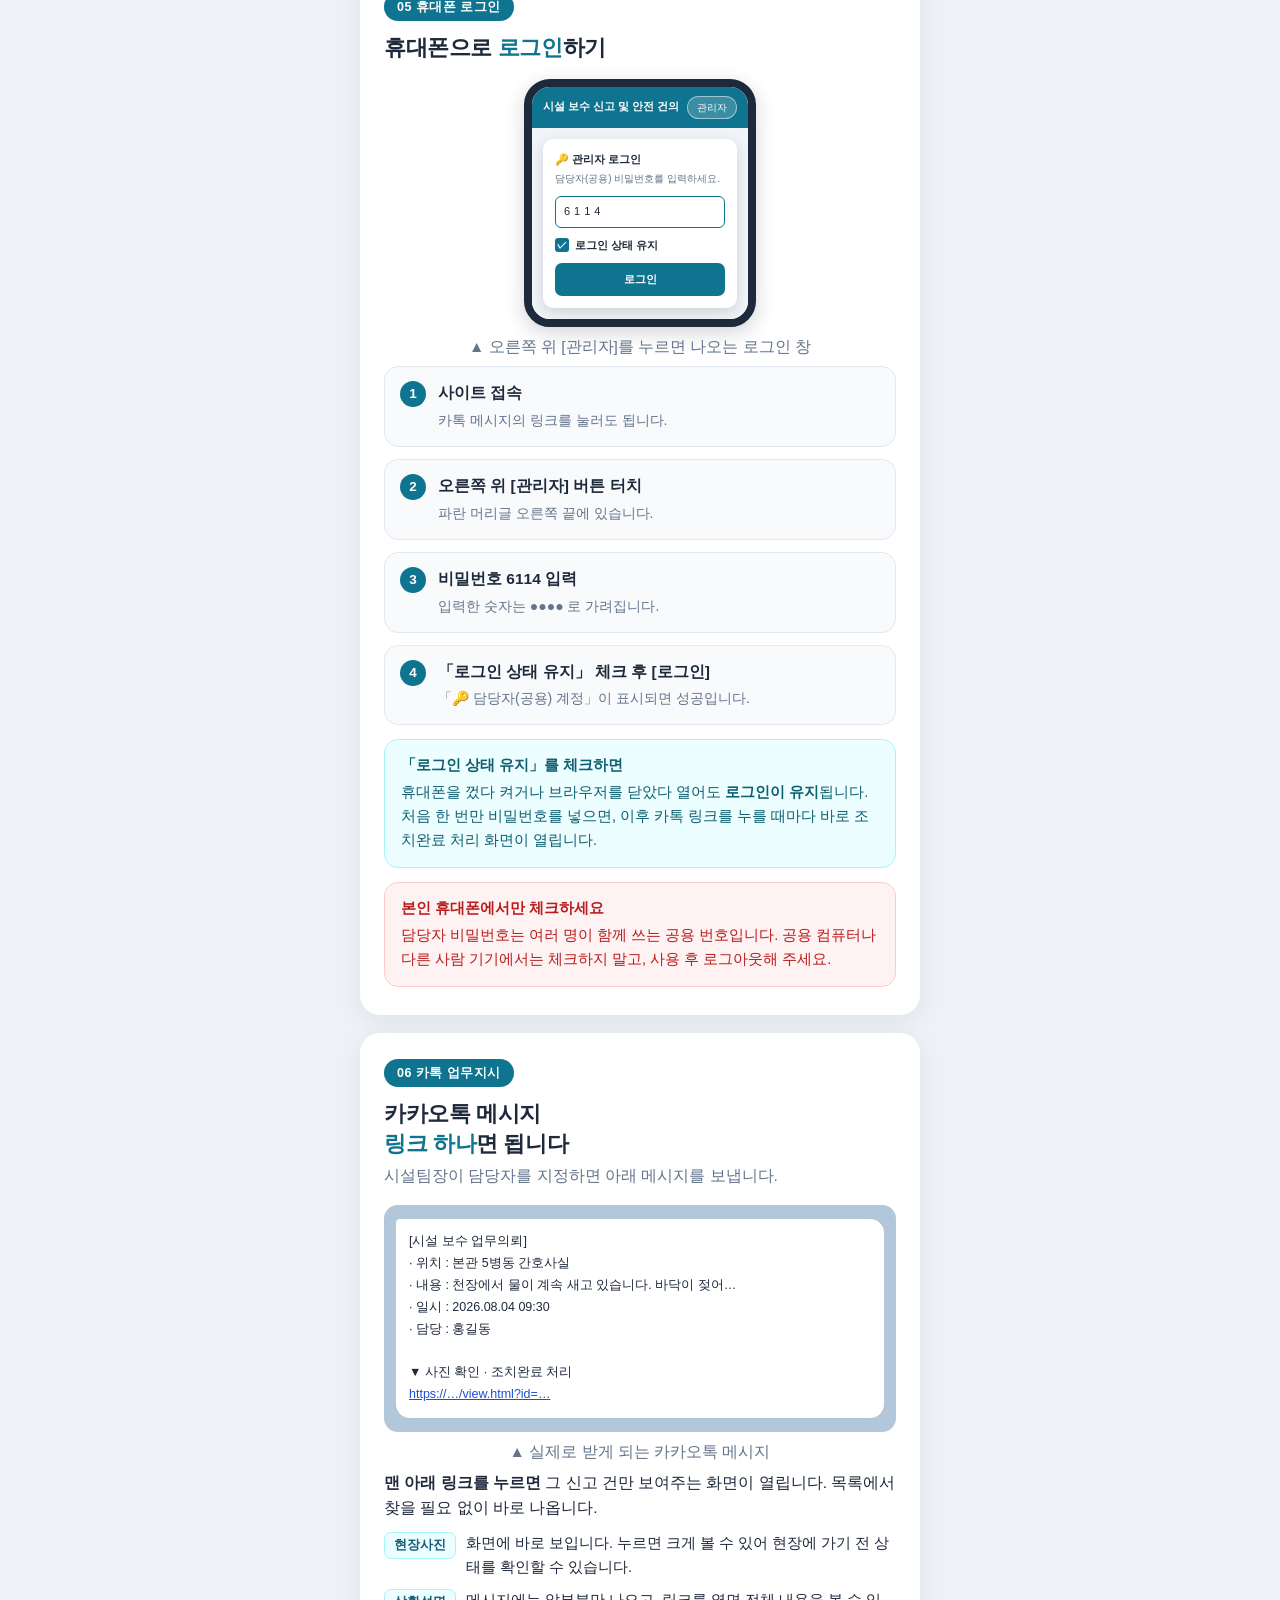
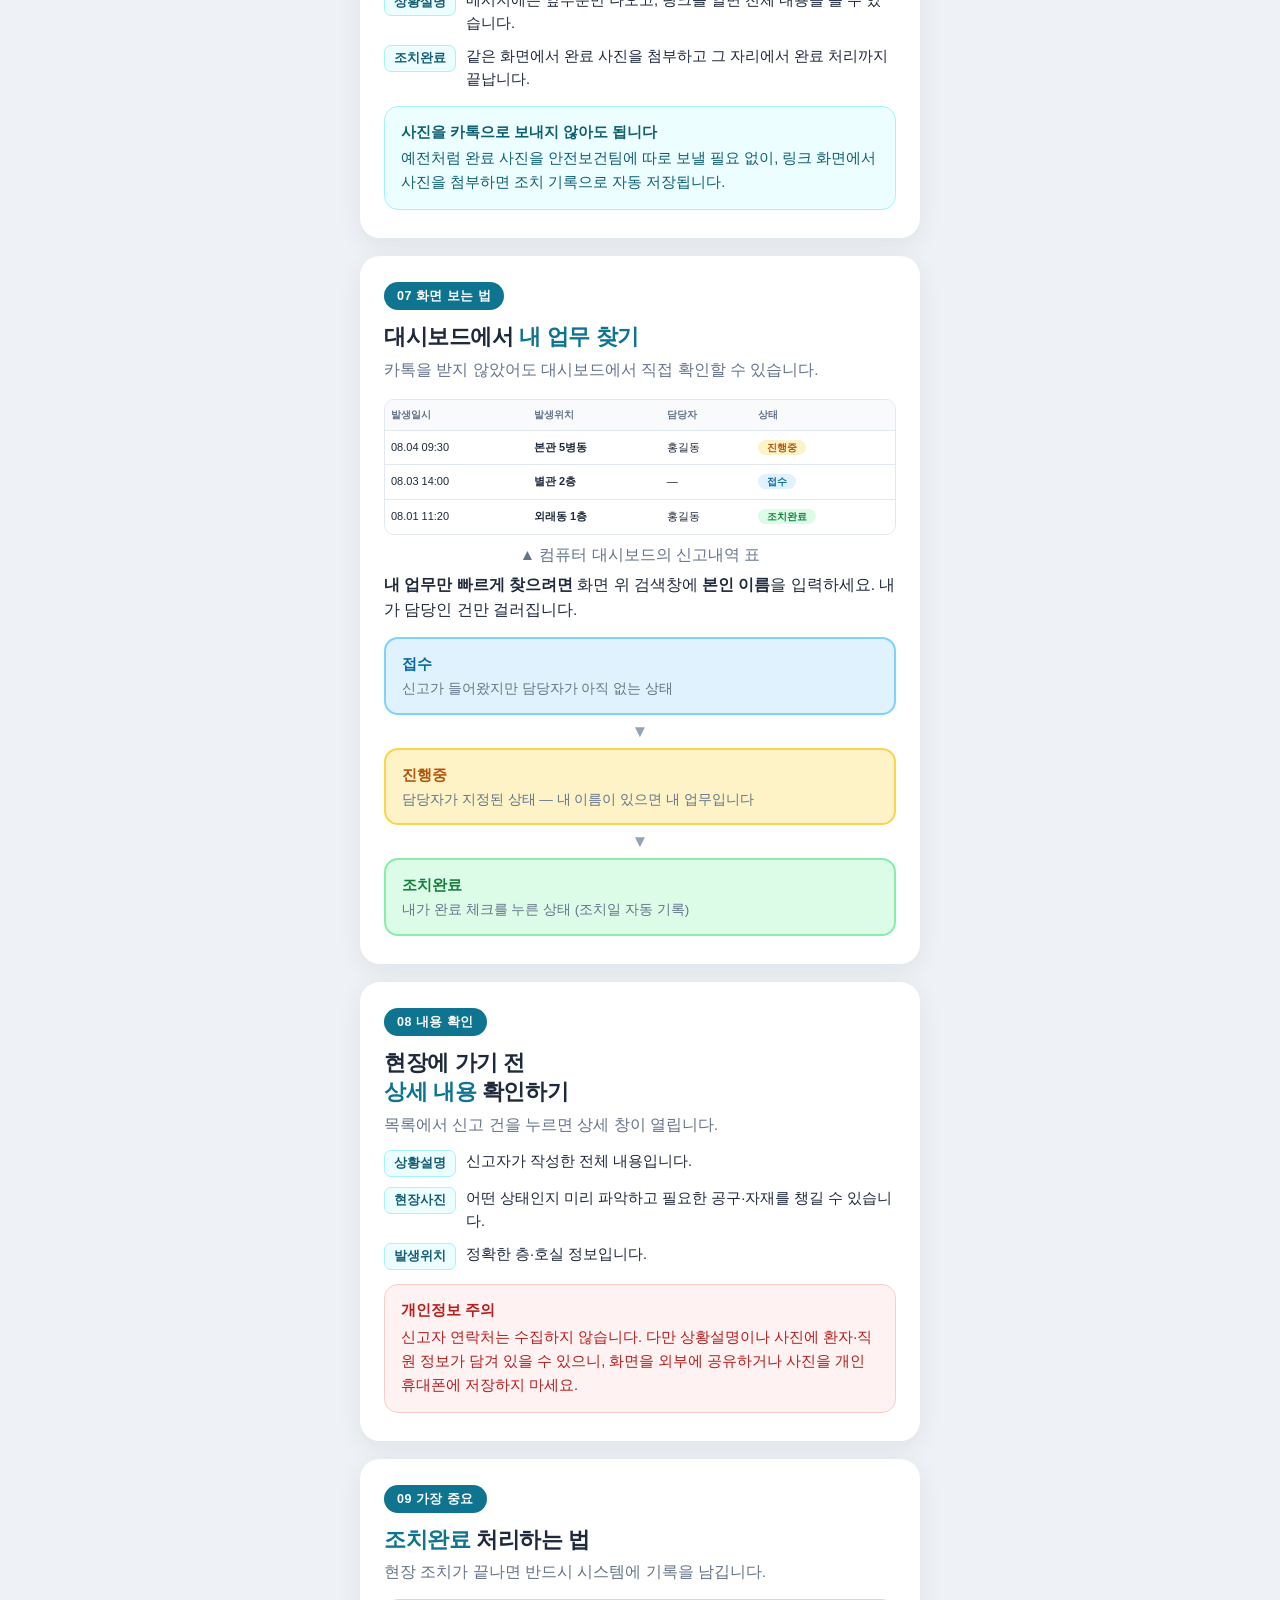
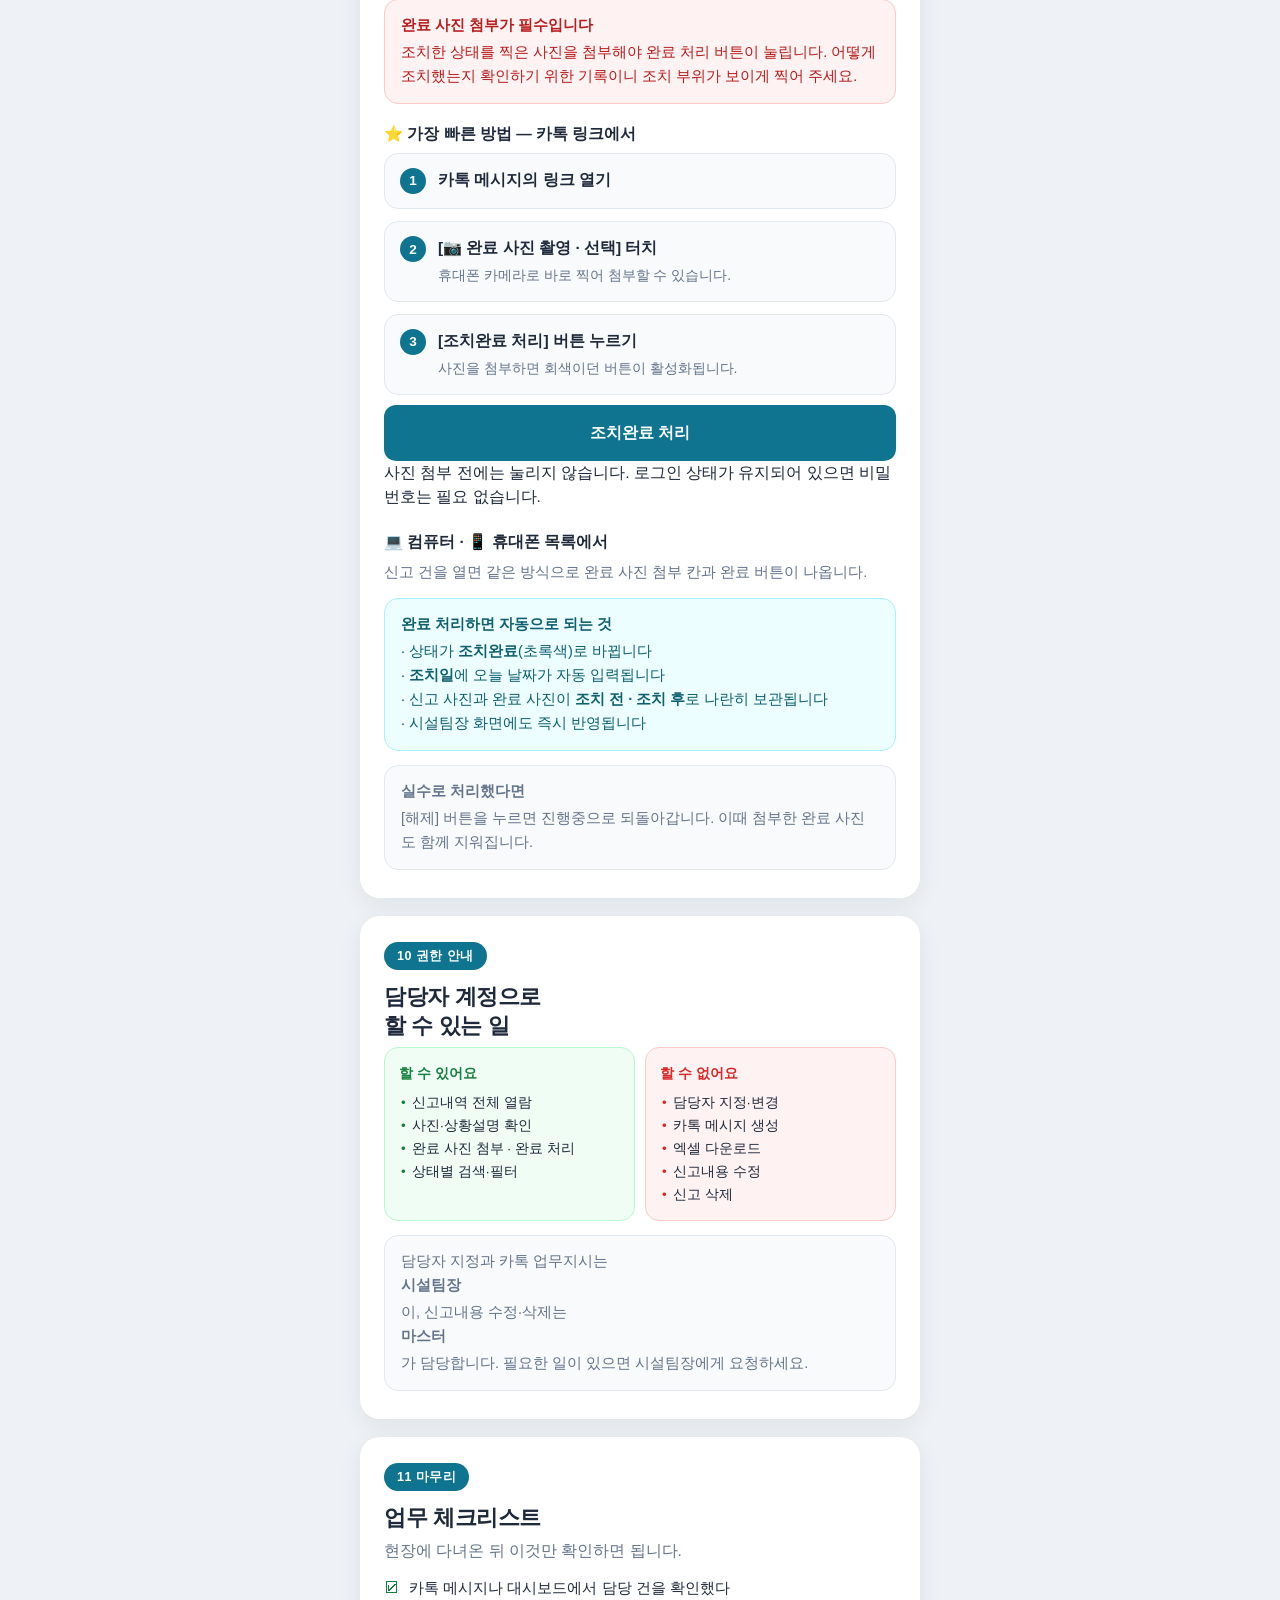
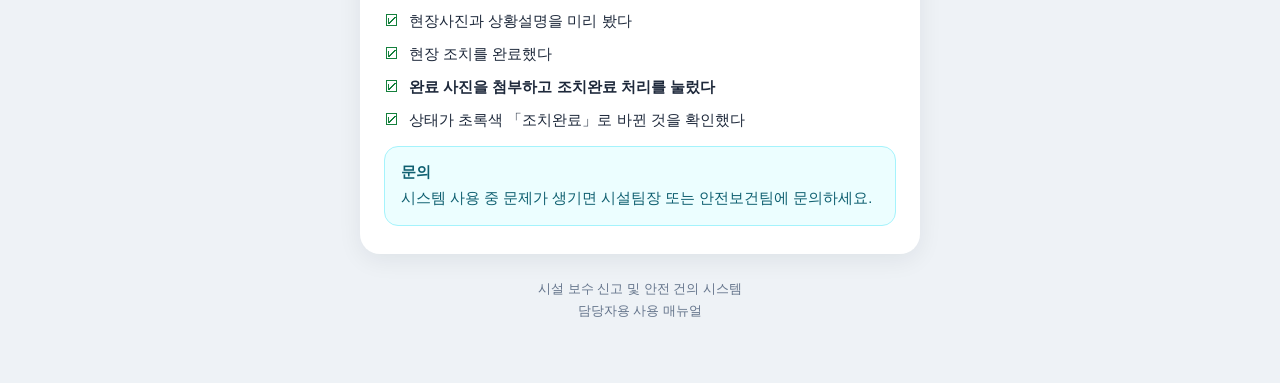
<file: manual-staff.html>
<!DOCTYPE html>
<html lang="ko">
<head>
<meta charset="UTF-8">
<meta name="viewport" content="width=device-width, initial-scale=1.0">
<meta name="theme-color" content="#0e7490">
<title>담당자용 사용 매뉴얼 | 시설 보수 신고 시스템</title>
<link rel="stylesheet" href="manual.css?v=3">
</head>
<body>
<div class="deck">

  <!-- 표지 -->
  <section class="card cover">
    <span class="emoji">🔧</span>
    <span class="tag">담당자(공용) 계정</span>
    <h1>시설 보수 신고<br>담당자 사용 매뉴얼</h1>
    <p class="sub">업무 확인부터 조치완료 처리까지</p>
    <div class="who">
      <b>이 매뉴얼은 이런 분을 위한 것입니다</b>
      · 시설팀장에게 카톡으로 업무지시를 받는 분<br>
      · 현장 조치 후 처리 결과를 시스템에 남겨야 하는 분
    </div>
  </section>

  <!-- 01 업무 흐름 -->
  <section class="card">
    <span class="card-no">01 한눈에 보기</span>
    <h2>담당자의 업무는 <span class="hl">3단계</span>입니다</h2>
    <p class="lead">복잡하지 않습니다. 확인하고, 조치하고, 체크하면 끝입니다.</p>
    <ul class="steps">
      <li><span class="n">1</span><span class="t"><b>업무 확인</b><span>카카오톡 업무지시 메시지 또는 대시보드에서 내 담당 건을 확인합니다.</span></span></li>
      <li><span class="n">2</span><span class="t"><b>현장 조치</b><span>사진과 상황설명을 보고 현장에서 보수·조치를 진행합니다.</span></span></li>
      <li><span class="n">3</span><span class="t"><b>완료 사진 첨부 후 완료 처리</b><span>조치한 상태를 찍어 첨부하면 완료 버튼이 활성화됩니다.</span></span></li>
    </ul>
    <div class="warn">
      <b>꼭 기억하세요</b>
      완료 처리를 하지 않으면 시설팀장 화면에는 계속 <b style="display:inline">진행중</b>으로 남습니다.
      현장 조치가 끝나면 완료 사진을 찍어 바로 처리해 주세요.
    </div>
  </section>

  <!-- 02 접속 주소 -->
  <section class="card">
    <span class="card-no">02 접속 주소</span>
    <h2>두 가지 방법으로<br><span class="hl">접속</span>할 수 있습니다</h2>
    <p class="lead">휴대폰과 컴퓨터 어느 쪽이든 같은 자료를 봅니다.</p>
    <div class="url-box">
      <b>📱 휴대폰(모바일)</b><br>
      jameswee21.github.io/facility-safety-report/<br><br>
      <b>💻 컴퓨터(관리자 대시보드)</b><br>
      jameswee21.github.io/facility-safety-report/admin.html
    </div>
    <div class="tip">
      <b>가장 편한 방법은 카톡 링크</b>
      업무지시 메시지 맨 아래 링크를 누르면 <b style="display:inline">해당 신고 화면이 바로 열립니다.</b>
      사진 확인과 조치완료 처리까지 그 화면에서 끝나므로, 평소에는 주소를 외울 필요가 없습니다.
    </div>
  </section>

  <!-- 03 비밀번호 -->
  <section class="card">
    <span class="card-no">03 로그인 비밀번호</span>
    <h2>담당자 공용 비밀번호</h2>
    <p class="lead">담당자 여러 명이 함께 쓰는 공용 비밀번호입니다.</p>
    <div class="pw-big">
      <div class="lbl">담당자(공용) 계정</div>
      <div class="val">6114</div>
    </div>
    <div class="warn">
      <b>비밀번호 관리</b>
      원내 직원 전용 시스템입니다. 외부인에게 주소와 비밀번호를 공유하지 마세요.
    </div>
  </section>

  <!-- 04 PC 로그인 -->
  <section class="card">
    <span class="card-no">04 컴퓨터 로그인</span>
    <h2>컴퓨터로 <span class="hl">로그인</span>하기</h2>

    <div class="shot">
      <div class="browser">
        <div class="browser-bar">
          <i></i><i></i><i></i>
          <div class="browser-url">jameswee21.github.io/facility-safety-report/admin.html</div>
        </div>
        <div class="login-demo">
          <div class="login-box">
            <div class="ico">🏥</div>
            <div class="ttl">신고 처리현황<br>관리자 대시보드</div>
            <div class="dsc">관리자 및 담당자 전용 화면입니다.<br>관리자 코드를 입력하세요.</div>
            <div class="inp">••••</div>
            <div class="lb-check"><span class="bx">✓</span>로그인 상태 유지</div>
            <div class="btn">접속</div>
          </div>
        </div>
      </div>
      <p class="shot-cap">▲ 컴퓨터로 접속하면 나오는 로그인 화면</p>
    </div>

    <ul class="steps">
      <li><span class="n">1</span><span class="t"><b>주소창에 대시보드 주소 입력</b><span>…/facility-safety-report/admin.html</span></span></li>
      <li><span class="n">2</span><span class="t"><b>가운데 칸에 <b style="display:inline">6114</b> 입력</b><span>입력한 숫자는 ●●●● 로 가려집니다.</span></span></li>
      <li><span class="n">3</span><span class="t"><b>필요하면 「로그인 상태 유지」 체크</b><span>다음에 접속할 때 비밀번호를 다시 넣지 않아도 됩니다.</span></span></li>
      <li><span class="n">4</span><span class="t"><b>[접속] 버튼 클릭</b><span>화면 위쪽에 「👤 담당자(공용)」이 표시되면 성공입니다.</span></span></li>
    </ul>
    <div class="note">
      <b>비밀번호가 틀렸다면</b>
      "코드가 올바르지 않습니다"라는 빨간 글씨가 나옵니다. 숫자 4자리를 다시 확인해 주세요.
    </div>
    <div class="warn">
      <b>공용 컴퓨터에서는 체크하지 마세요</b>
      여러 사람이 쓰는 컴퓨터에서 「로그인 상태 유지」를 체크하면 다음 사용자도 그대로 접속됩니다.
    </div>
  </section>

  <!-- 05 휴대폰 로그인 -->
  <section class="card">
    <span class="card-no">05 휴대폰 로그인</span>
    <h2>휴대폰으로 <span class="hl">로그인</span>하기</h2>

    <div class="shot">
      <div class="phone">
        <div class="ph-head">
          <span class="t">시설 보수 신고 및 안전 건의</span>
          <span class="adm">관리자</span>
        </div>
        <div class="ph-body">
          <div class="ph-dialog">
            <div class="q">🔑 관리자 로그인</div>
            <div class="s">담당자(공용) 비밀번호를 입력하세요.</div>
            <div class="f">6114</div>
            <div class="ph-check"><span class="bx">✓</span>로그인 상태 유지</div>
            <div class="ph-btn">로그인</div>
          </div>
        </div>
      </div>
      <p class="shot-cap">▲ 오른쪽 위 [관리자]를 누르면 나오는 로그인 창</p>
    </div>

    <ul class="steps">
      <li><span class="n">1</span><span class="t"><b>사이트 접속</b><span>카톡 메시지의 링크를 눌러도 됩니다.</span></span></li>
      <li><span class="n">2</span><span class="t"><b>오른쪽 위 [관리자] 버튼 터치</b><span>파란 머리글 오른쪽 끝에 있습니다.</span></span></li>
      <li><span class="n">3</span><span class="t"><b>비밀번호 6114 입력</b><span>입력한 숫자는 ●●●● 로 가려집니다.</span></span></li>
      <li><span class="n">4</span><span class="t"><b>「로그인 상태 유지」 체크 후 [로그인]</b><span>「🔑 담당자(공용) 계정」이 표시되면 성공입니다.</span></span></li>
    </ul>
    <div class="tip">
      <b>「로그인 상태 유지」를 체크하면</b>
      휴대폰을 껐다 켜거나 브라우저를 닫았다 열어도 <b style="display:inline">로그인이 유지</b>됩니다.
      처음 한 번만 비밀번호를 넣으면, 이후 카톡 링크를 누를 때마다 바로 조치완료 처리 화면이 열립니다.
    </div>
    <div class="warn">
      <b>본인 휴대폰에서만 체크하세요</b>
      담당자 비밀번호는 여러 명이 함께 쓰는 공용 번호입니다.
      공용 컴퓨터나 다른 사람 기기에서는 체크하지 말고, 사용 후 로그아웃해 주세요.
    </div>
  </section>

  <!-- 06 카톡 메시지 -->
  <section class="card">
    <span class="card-no">06 카톡 업무지시</span>
    <h2>카카오톡 메시지<br><span class="hl">링크 하나</span>면 됩니다</h2>
    <p class="lead">시설팀장이 담당자를 지정하면 아래 메시지를 보냅니다.</p>

    <div class="shot">
      <div class="kakao-demo">
        <div class="kakao-bubble">[시설 보수 업무의뢰]
· 위치 : 본관 5병동 간호사실
· 내용 : 천장에서 물이 계속 새고 있습니다. 바닥이 젖어…
· 일시 : 2026.08.04 09:30
· 담당 : 홍길동

▼ 사진 확인 · 조치완료 처리
<span class="lk">https://…/view.html?id=…</span></div>
      </div>
      <p class="shot-cap">▲ 실제로 받게 되는 카카오톡 메시지</p>
    </div>

    <p><b>맨 아래 링크를 누르면</b> 그 신고 건만 보여주는 화면이 열립니다.
       목록에서 찾을 필요 없이 바로 나옵니다.</p>

    <ul class="defs">
      <li><span class="k">현장사진</span><span>화면에 바로 보입니다. 누르면 크게 볼 수 있어 현장에 가기 전 상태를 확인할 수 있습니다.</span></li>
      <li><span class="k">상황설명</span><span>메시지에는 앞부분만 나오고, 링크를 열면 전체 내용을 볼 수 있습니다.</span></li>
      <li><span class="k">조치완료</span><span>같은 화면에서 완료 사진을 첨부하고 그 자리에서 완료 처리까지 끝납니다.</span></li>
    </ul>
    <div class="tip">
      <b>사진을 카톡으로 보내지 않아도 됩니다</b>
      예전처럼 완료 사진을 안전보건팀에 따로 보낼 필요 없이,
      링크 화면에서 사진을 첨부하면 조치 기록으로 자동 저장됩니다.
    </div>
  </section>

  <!-- 07 대시보드 보기 -->
  <section class="card">
    <span class="card-no">07 화면 보는 법</span>
    <h2>대시보드에서 <span class="hl">내 업무 찾기</span></h2>
    <p class="lead">카톡을 받지 않았어도 대시보드에서 직접 확인할 수 있습니다.</p>

    <div class="shot">
      <div class="tbl-wrap">
        <table class="tbl-demo">
          <tr>
            <th>발생일시</th><th>발생위치</th><th>담당자</th><th>상태</th>
          </tr>
          <tr>
            <td>08.04 09:30</td><td><b>본관 5병동</b></td><td>홍길동</td>
            <td><span class="badge b-prog">진행중</span></td>
          </tr>
          <tr>
            <td>08.03 14:00</td><td><b>별관 2층</b></td><td>—</td>
            <td><span class="badge b-new">접수</span></td>
          </tr>
          <tr>
            <td>08.01 11:20</td><td><b>외래동 1층</b></td><td>홍길동</td>
            <td><span class="badge b-done">조치완료</span></td>
          </tr>
        </table>
      </div>
      <p class="shot-cap">▲ 컴퓨터 대시보드의 신고내역 표</p>
    </div>

    <p><b>내 업무만 빠르게 찾으려면</b> 화면 위 검색창에 <b>본인 이름</b>을 입력하세요. 내가 담당인 건만 걸러집니다.</p>

    <div class="flow" style="margin-top:14px">
      <div class="flow-item f-new">접수 <span>신고가 들어왔지만 담당자가 아직 없는 상태</span></div>
      <div class="flow-arrow">▼</div>
      <div class="flow-item f-prog">진행중 <span>담당자가 지정된 상태 — 내 이름이 있으면 내 업무입니다</span></div>
      <div class="flow-arrow">▼</div>
      <div class="flow-item f-done">조치완료 <span>내가 완료 체크를 누른 상태 (조치일 자동 기록)</span></div>
    </div>
  </section>

  <!-- 08 상세 확인 -->
  <section class="card">
    <span class="card-no">08 내용 확인</span>
    <h2>현장에 가기 전<br><span class="hl">상세 내용</span> 확인하기</h2>
    <p class="lead">목록에서 신고 건을 누르면 상세 창이 열립니다.</p>
    <ul class="defs">
      <li><span class="k">상황설명</span><span>신고자가 작성한 전체 내용입니다.</span></li>
      <li><span class="k">현장사진</span><span>어떤 상태인지 미리 파악하고 필요한 공구·자재를 챙길 수 있습니다.</span></li>
      <li><span class="k">발생위치</span><span>정확한 층·호실 정보입니다.</span></li>
    </ul>
    <div class="warn">
      <b>개인정보 주의</b>
      신고자 연락처는 수집하지 않습니다. 다만 상황설명이나 사진에 환자·직원 정보가
      담겨 있을 수 있으니, 화면을 외부에 공유하거나 사진을 개인 휴대폰에 저장하지 마세요.
    </div>
  </section>

  <!-- 09 조치완료 -->
  <section class="card">
    <span class="card-no">09 가장 중요</span>
    <h2><span class="hl">조치완료</span> 처리하는 법</h2>
    <p class="lead">현장 조치가 끝나면 반드시 시스템에 기록을 남깁니다.</p>

    <div class="warn">
      <b>완료 사진 첨부가 필수입니다</b>
      조치한 상태를 찍은 사진을 첨부해야 완료 처리 버튼이 눌립니다.
      어떻게 조치했는지 확인하기 위한 기록이니 조치 부위가 보이게 찍어 주세요.
    </div>

    <p style="font-weight:700;margin:18px 0 6px">⭐ 가장 빠른 방법 — 카톡 링크에서</p>
    <ul class="steps">
      <li><span class="n">1</span><span class="t"><b>카톡 메시지의 링크 열기</b></span></li>
      <li><span class="n">2</span><span class="t"><b>[📷 완료 사진 촬영 · 선택] 터치</b><span>휴대폰 카메라로 바로 찍어 첨부할 수 있습니다.</span></span></li>
      <li><span class="n">3</span><span class="t"><b>[조치완료 처리] 버튼 누르기</b><span>사진을 첨부하면 회색이던 버튼이 활성화됩니다.</span></span></li>
    </ul>
    <div class="done-big-demo">조치완료 처리</div>
    <p class="kakao-hint">사진 첨부 전에는 눌리지 않습니다. 로그인 상태가 유지되어 있으면 비밀번호는 필요 없습니다.</p>

    <p style="font-weight:700;margin:20px 0 6px">💻 컴퓨터 · 📱 휴대폰 목록에서</p>
    <p style="font-size:14.5px;color:var(--muted)">
      신고 건을 열면 같은 방식으로 완료 사진 첨부 칸과 완료 버튼이 나옵니다.</p>

    <div class="tip">
      <b>완료 처리하면 자동으로 되는 것</b>
      · 상태가 <b style="display:inline">조치완료</b>(초록색)로 바뀝니다<br>
      · <b style="display:inline">조치일</b>에 오늘 날짜가 자동 입력됩니다<br>
      · 신고 사진과 완료 사진이 <b style="display:inline">조치 전 · 조치 후</b>로 나란히 보관됩니다<br>
      · 시설팀장 화면에도 즉시 반영됩니다
    </div>
    <div class="note">
      <b>실수로 처리했다면</b>
      [해제] 버튼을 누르면 진행중으로 되돌아갑니다. 이때 첨부한 완료 사진도 함께 지워집니다.
    </div>
  </section>

  <!-- 10 권한 -->
  <section class="card">
    <span class="card-no">10 권한 안내</span>
    <h2>담당자 계정으로<br>할 수 있는 일</h2>
    <div class="can-grid">
      <div class="can-box can-yes">
        <b>할 수 있어요</b>
        <ul>
          <li>신고내역 전체 열람</li>
          <li>사진·상황설명 확인</li>
          <li>완료 사진 첨부 · 완료 처리</li>
          <li>상태별 검색·필터</li>
        </ul>
      </div>
      <div class="can-box can-no">
        <b>할 수 없어요</b>
        <ul>
          <li>담당자 지정·변경</li>
          <li>카톡 메시지 생성</li>
          <li>엑셀 다운로드</li>
          <li>신고내용 수정</li>
          <li>신고 삭제</li>
        </ul>
      </div>
    </div>
    <div class="note">
      담당자 지정과 카톡 업무지시는 <b>시설팀장</b>이, 신고내용 수정·삭제는 <b>마스터</b>가 담당합니다.
      필요한 일이 있으면 시설팀장에게 요청하세요.
    </div>
  </section>

  <!-- 11 체크리스트 -->
  <section class="card">
    <span class="card-no">11 마무리</span>
    <h2>업무 체크리스트</h2>
    <p class="lead">현장에 다녀온 뒤 이것만 확인하면 됩니다.</p>
    <ul class="checklist">
      <li>카톡 메시지나 대시보드에서 담당 건을 확인했다</li>
      <li>현장사진과 상황설명을 미리 봤다</li>
      <li>현장 조치를 완료했다</li>
      <li><b>완료 사진을 첨부하고 조치완료 처리를 눌렀다</b></li>
      <li>상태가 초록색 「조치완료」로 바뀐 것을 확인했다</li>
    </ul>
    <div class="tip">
      <b>문의</b>
      시스템 사용 중 문제가 생기면 시설팀장 또는 안전보건팀에 문의하세요.
    </div>
  </section>

  <p class="footer">
    시설 보수 신고 및 안전 건의 시스템<br>담당자용 사용 매뉴얼
  </p>

</div>
</body>
</html>
</file>
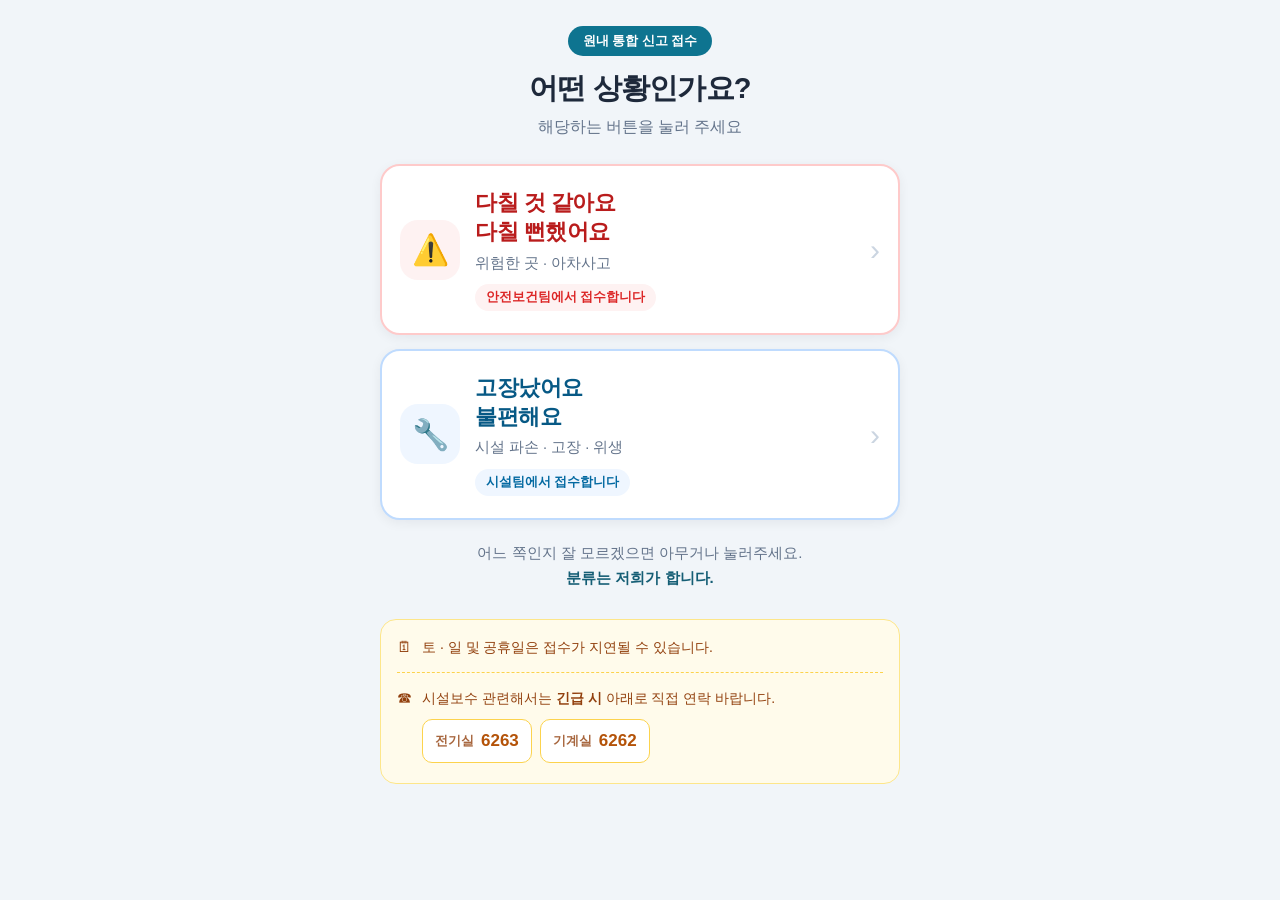
<file: start.html>
<!DOCTYPE html>
<html lang="ko">
<head>
<meta charset="UTF-8">
<meta name="viewport" content="width=device-width, initial-scale=1.0, viewport-fit=cover">
<meta name="theme-color" content="#0e7490">
<title>안전 · 시설 신고 접수</title>
<link rel="stylesheet" href="start.css?v=1">
</head>
<body>

<main class="start">

  <header class="start-head">
    <p class="eyebrow">원내 통합 신고 접수</p>
    <h1>어떤 상황인가요?</h1>
    <p class="sub">해당하는 버튼을 눌러 주세요</p>
  </header>

  <!-- ==========================================================
       연결 주소 안내
       · 다칠 것 같아요 / 다칠 뻔했어요 → safety.html (안전보건팀, 별도 접수)
       · 고장났어요 / 불편해요      → index.html  (시설팀, 기존 신고화면)
       ========================================================== -->

  <a class="pick safety" href="safety.html">
    <span class="pick-ico">⚠️</span>
    <span class="pick-body">
      <span class="pick-title">다칠 것 같아요<br>다칠 뻔했어요</span>
      <span class="pick-desc">위험한 곳 · 아차사고</span>
      <span class="pick-team">안전보건팀에서 접수합니다</span>
    </span>
    <span class="pick-go">›</span>
  </a>

  <a class="pick facility" href="index.html?type=facility">
    <span class="pick-ico">🔧</span>
    <span class="pick-body">
      <span class="pick-title">고장났어요<br>불편해요</span>
      <span class="pick-desc">시설 파손 · 고장 · 위생</span>
      <span class="pick-team">시설팀에서 접수합니다</span>
    </span>
    <span class="pick-go">›</span>
  </a>

  <p class="guide">
    어느 쪽인지 잘 모르겠으면 아무거나 눌러주세요.<br>
    <b>분류는 저희가 합니다.</b>
  </p>

  <section class="notice">
    <p class="notice-item">
      <span class="ni-ico">🗓</span>
      <span>토 · 일 및 공휴일은 접수가 지연될 수 있습니다.</span>
    </p>
    <p class="notice-item urgent">
      <span class="ni-ico">☎</span>
      <span>
        시설보수 관련해서는 <b>긴급 시</b> 아래로 직접 연락 바랍니다.
        <span class="tels">
          <span class="tel"><em>전기실</em>6263</span>
          <span class="tel"><em>기계실</em>6262</span>
        </span>
      </span>
    </p>
  </section>

</main>

</body>
</html>
</file>
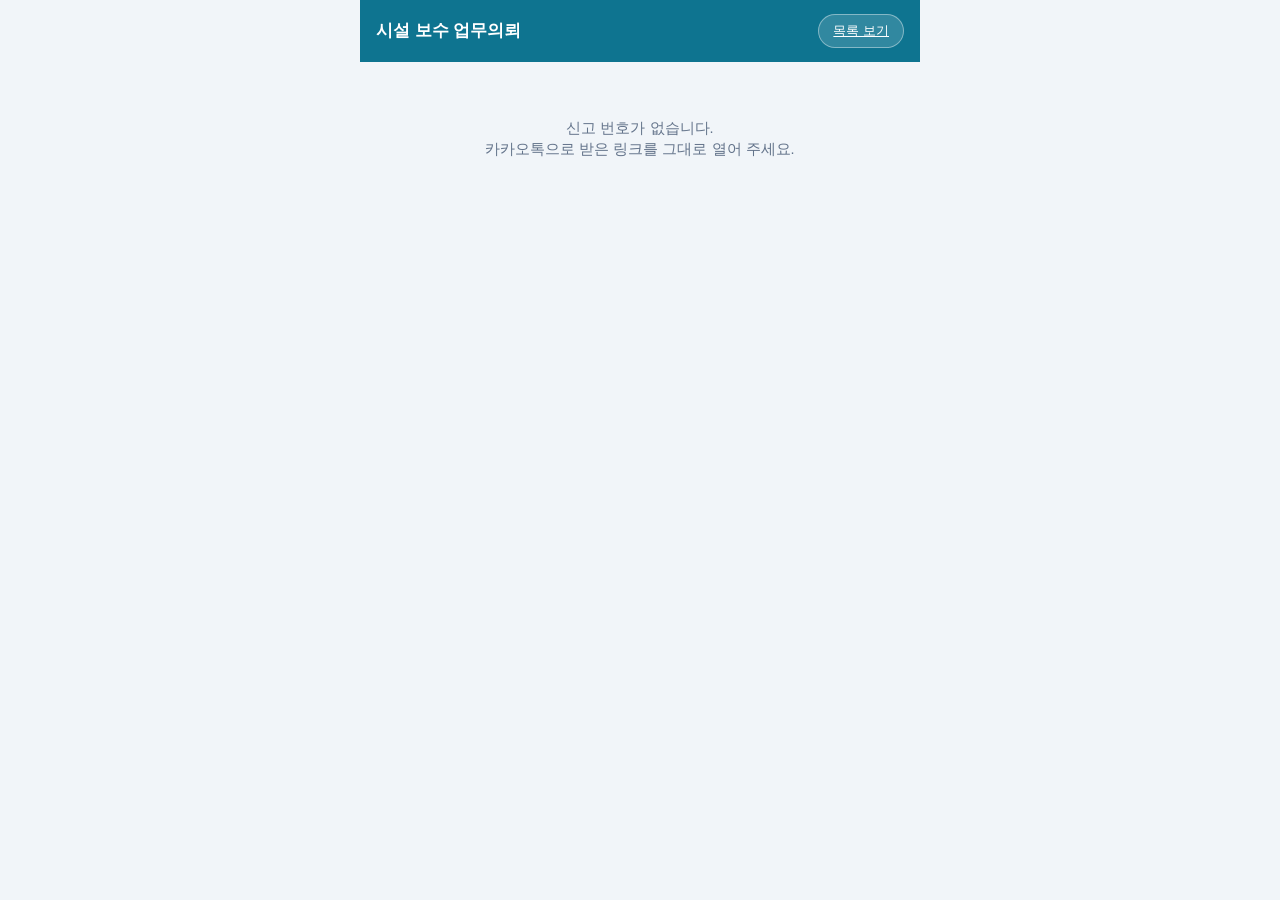
<file: view.html>
<!DOCTYPE html>
<html lang="ko">
<head>
<meta charset="UTF-8">
<meta name="viewport" content="width=device-width, initial-scale=1.0, viewport-fit=cover">
<meta name="theme-color" content="#0e7490">
<title>신고 상세 | 시설 보수 신고</title>
<link rel="stylesheet" href="style.css?v=13">
<link rel="stylesheet" href="view.css?v=3">
</head>
<body class="view-page">

<header class="app-header">
  <h1 id="viewTitle">업무의뢰</h1>
  <a href="index.html" class="admin-btn">목록 보기</a>
</header>

<main class="view-main">
  <div id="viewBody">
    <p class="empty-msg">불러오는 중...</p>
  </div>
</main>

<!-- 사진 원본 보기 -->
<div id="photoModal" class="photo-modal hidden">
  <button id="photoCloseBtn" class="photo-close" type="button">✕</button>
  <img id="photoFull" alt="현장 사진 원본">
</div>

<!-- 로그인 창 -->
<div id="loginModal" class="modal hidden">
  <div class="modal-sheet">
    <div class="modal-head">
      <h3>🔑 관리자 로그인</h3>
      <button id="loginCloseBtn" class="close-btn" type="button">✕</button>
    </div>
    <form id="mLoginForm" class="modal-body">
      <p class="login-hint">조치완료 처리를 하려면 로그인이 필요합니다.<br>담당자 공용 비밀번호를 입력하세요.</p>
      <input type="text" id="mLoginCode" class="masked" inputmode="numeric"
             autocomplete="off" placeholder="비밀번호">
      <label class="remember"><input type="checkbox" id="mRemember" checked><span>로그인 상태 유지</span></label>
      <p id="mLoginError" class="login-error hidden">비밀번호가 올바르지 않습니다.</p>
      <button type="submit" class="primary-btn">로그인</button>
      <p class="remember-note">공용 기기에서는 「로그인 상태 유지」를 체크하지 마세요.</p>
    </form>
  </div>
</div>

<div id="toast" class="toast hidden"></div>

<script src="config.js?v=5"></script>
<script src="storage.js?v=7"></script>
<script src="photo.js?v=1"></script>
<script src="view.js?v=4"></script>
</body>
</html>
</file>
<file: manual.css>
/* ===============================================
   사용자 매뉴얼 (뉴스카드 형식) 공통 스타일
   =============================================== */
:root {
  --primary: #0e7490;
  --primary-dark: #155e75;
  --bg: #eef2f6;
  --card: #ffffff;
  --text: #1e293b;
  --muted: #64748b;
  --line: #e2e8f0;
  --danger: #dc2626;
  --warn-bg: #fef3c7;
  --warn-text: #b45309;
  --ok-bg: #dcfce7;
  --ok-text: #15803d;
  --new-bg: #e0f2fe;
  --new-text: #0369a1;
  --kakao: #fee500;
}

* { margin: 0; padding: 0; box-sizing: border-box; }

body {
  font-family: "Pretendard", "Apple SD Gothic Neo", "Malgun Gothic", sans-serif;
  background: var(--bg);
  color: var(--text);
  line-height: 1.6;
  padding: 20px 14px 60px;
  -webkit-text-size-adjust: 100%;
}

.deck { max-width: 560px; margin: 0 auto; display: flex; flex-direction: column; gap: 18px; }

/* ---------- 카드 공통 ---------- */
.card {
  background: var(--card);
  border-radius: 20px;
  padding: 26px 24px 28px;
  box-shadow: 0 6px 24px rgba(15, 23, 42, .07);
}
.card-no {
  display: inline-block;
  background: var(--primary);
  color: #fff;
  font-size: 12.5px;
  font-weight: 800;
  letter-spacing: .5px;
  border-radius: 999px;
  padding: 4px 13px;
  margin-bottom: 12px;
}
.card h2 {
  font-size: 22px;
  font-weight: 800;
  line-height: 1.35;
  margin-bottom: 6px;
  letter-spacing: -.4px;
}
.card h2 .hl { color: var(--primary); }
.lead { font-size: 15px; color: var(--muted); margin-bottom: 16px; }
.card p { font-size: 15.5px; margin-bottom: 12px; }
.card p:last-child { margin-bottom: 0; }

/* ---------- 표지 ---------- */
.cover {
  background: linear-gradient(150deg, #0e7490, #155e75 55%, #0f172a);
  color: #fff;
  text-align: center;
  padding: 46px 26px 42px;
}
.cover .emoji { font-size: 52px; display: block; margin-bottom: 14px; }
.cover .tag {
  display: inline-block;
  background: rgba(255,255,255,.16);
  border: 1px solid rgba(255,255,255,.45);
  border-radius: 999px;
  padding: 5px 16px;
  font-size: 13.5px;
  font-weight: 700;
  margin-bottom: 16px;
}
.cover h1 { font-size: 30px; font-weight: 800; line-height: 1.3; letter-spacing: -1px; }
.cover .sub { font-size: 15px; opacity: .9; margin-top: 12px; }
.cover .who {
  margin-top: 20px;
  background: rgba(255,255,255,.12);
  border-radius: 14px;
  padding: 14px;
  font-size: 14px;
  text-align: left;
  line-height: 1.7;
}
.cover .who b { display: block; margin-bottom: 6px; }

/* ---------- 단계 리스트 ---------- */
.steps { list-style: none; display: flex; flex-direction: column; gap: 12px; }
.steps li {
  display: flex;
  gap: 12px;
  align-items: flex-start;
  background: #f8fafc;
  border: 1px solid var(--line);
  border-radius: 14px;
  padding: 14px 15px;
}
.steps .n {
  flex: 0 0 26px;
  height: 26px;
  border-radius: 50%;
  background: var(--primary);
  color: #fff;
  font-size: 13.5px;
  font-weight: 800;
  display: flex;
  align-items: center;
  justify-content: center;
}
.steps .t { font-size: 15px; }
.steps .t b { display: block; font-size: 15.5px; margin-bottom: 2px; }
.steps .t span { color: var(--muted); font-size: 14px; }

/* ---------- 흐름도 ---------- */
.flow { display: flex; flex-direction: column; gap: 8px; }
.flow-item {
  border-radius: 14px;
  padding: 13px 16px;
  font-size: 15px;
  font-weight: 700;
  border: 2px solid transparent;
}
.flow-item span { display: block; font-size: 13.5px; font-weight: 500; color: var(--muted); margin-top: 2px; }
.flow-arrow { text-align: center; color: #94a3b8; font-size: 17px; line-height: 1; }
.f-new { background: var(--new-bg); border-color: #7dd3fc; color: var(--new-text); }
.f-prog { background: var(--warn-bg); border-color: #fcd34d; color: var(--warn-text); }
.f-done { background: var(--ok-bg); border-color: #86efac; color: var(--ok-text); }

/* ---------- 강조 박스 ---------- */
.tip, .warn, .note {
  border-radius: 14px;
  padding: 14px 16px;
  font-size: 14.5px;
  line-height: 1.65;
  margin-top: 14px;
}
.tip { background: #ecfeff; border: 1px solid #a5f3fc; color: #0e5f70; }
.warn { background: #fef2f2; border: 1px solid #fecaca; color: #b91c1c; }
.note { background: #f8fafc; border: 1px solid var(--line); color: var(--muted); }
.tip b, .warn b, .note b { display: block; margin-bottom: 3px; }

/* ---------- 화면 캡처 재현 ---------- */
.shot { margin: 16px 0 6px; }
.shot-cap { font-size: 13px; color: var(--muted); text-align: center; margin-top: 8px; }

/* PC 브라우저 프레임 */
.browser {
  border: 1px solid var(--line);
  border-radius: 12px;
  overflow: hidden;
  box-shadow: 0 4px 16px rgba(15,23,42,.1);
  background: #fff;
}
.browser-bar {
  background: #e2e8f0;
  padding: 7px 10px;
  display: flex;
  align-items: center;
  gap: 6px;
}
.browser-bar i { width: 9px; height: 9px; border-radius: 50%; background: #cbd5e1; display: block; }
.browser-url {
  flex: 1;
  background: #fff;
  border-radius: 999px;
  font-size: 10.5px;
  color: var(--muted);
  padding: 3px 10px;
  margin-left: 6px;
  overflow: hidden;
  text-overflow: ellipsis;
  white-space: nowrap;
  font-family: ui-monospace, monospace;
}

/* PC 로그인 화면 재현 */
.login-demo {
  background: linear-gradient(135deg, #0e7490, #155e75 60%, #0f172a);
  padding: 22px 16px;
  display: flex;
  justify-content: center;
}
.login-box {
  background: #fff;
  border-radius: 14px;
  padding: 20px 18px;
  width: 100%;
  max-width: 250px;
  text-align: center;
}
.login-box .ico { font-size: 26px; }
.login-box .ttl { font-size: 13.5px; font-weight: 800; line-height: 1.35; margin: 6px 0 4px; }
.login-box .dsc { font-size: 10.5px; color: var(--muted); margin-bottom: 12px; }
.login-box .inp {
  border: 2px solid var(--primary);
  border-radius: 8px;
  padding: 9px;
  font-size: 15px;
  letter-spacing: 5px;
  color: var(--text);
  margin-bottom: 9px;
  background: #fff;
}
.login-box .lb-check {
  display: flex;
  align-items: center;
  justify-content: center;
  gap: 5px;
  font-size: 10px;
  font-weight: 700;
  margin-bottom: 9px;
}
.login-box .lb-check .bx {
  width: 13px; height: 13px;
  border-radius: 3px;
  background: var(--primary);
  color: #fff;
  font-size: 9px;
  line-height: 13px;
  text-align: center;
}
.login-box .btn {
  background: var(--primary);
  color: #fff;
  border-radius: 8px;
  padding: 9px;
  font-size: 13px;
  font-weight: 800;
}

/* 휴대폰 프레임 */
.phone {
  width: 232px;
  margin: 0 auto;
  border: 8px solid #1e293b;
  border-radius: 26px;
  overflow: hidden;
  background: #fff;
  box-shadow: 0 6px 20px rgba(15,23,42,.18);
}
.ph-head {
  background: var(--primary);
  color: #fff;
  padding: 9px 11px;
  display: flex;
  align-items: center;
  justify-content: space-between;
  gap: 6px;
}
.ph-head .t { font-size: 11px; font-weight: 800; }
.ph-head .adm {
  background: rgba(255,255,255,.18);
  border: 1px solid rgba(255,255,255,.5);
  border-radius: 999px;
  padding: 3px 9px;
  font-size: 9.5px;
  white-space: nowrap;
}
.ph-body { padding: 11px; background: #f1f5f9; }
.ph-dialog {
  background: #fff;
  border-radius: 10px;
  padding: 12px;
  box-shadow: 0 4px 14px rgba(15,23,42,.16);
  font-size: 11px;
}
.ph-dialog .q { font-weight: 700; margin-bottom: 3px; }
.ph-dialog .s { color: var(--muted); font-size: 10px; margin-bottom: 9px; }
.ph-dialog .f {
  border: 1px solid var(--primary);
  border-radius: 6px;
  padding: 6px 8px;
  letter-spacing: 4px;
  margin-bottom: 9px;
}
.ph-dialog .btns { display: flex; gap: 6px; justify-content: flex-end; font-size: 10.5px; font-weight: 700; }
.ph-dialog .btns .ok { color: var(--primary); }
.ph-dialog .btns .no { color: var(--muted); }

/* 목록 카드 재현 */
.mini-card {
  background: #fff;
  border: 1px solid var(--line);
  border-radius: 10px;
  padding: 9px 10px;
  margin-bottom: 7px;
}
.mini-row { display: flex; justify-content: space-between; align-items: center; gap: 6px; margin-bottom: 4px; }
.mini-type { background: var(--new-bg); color: var(--new-text); border-radius: 999px; padding: 2px 8px; font-size: 9px; font-weight: 700; }
.mini-loc { font-size: 12px; font-weight: 800; }
.mini-meta { font-size: 9.5px; color: var(--muted); }

/* 상태 배지 */
.badge { border-radius: 999px; padding: 2px 9px; font-size: 9.5px; font-weight: 800; white-space: nowrap; }
.b-new { background: var(--new-bg); color: var(--new-text); }
.b-prog { background: var(--warn-bg); color: var(--warn-text); }
.b-done { background: var(--ok-bg); color: var(--ok-text); }

/* 체크박스 재현 */
.check-demo {
  display: flex;
  align-items: center;
  gap: 9px;
  background: #f1f5f9;
  border-radius: 10px;
  padding: 11px 12px;
  font-size: 13px;
  font-weight: 700;
  margin-top: 4px;
}
.check-demo .box {
  width: 19px; height: 19px;
  border: 2px solid #94a3b8;
  border-radius: 4px;
  flex: 0 0 auto;
  background: #fff;
}
.check-demo.on .box { background: var(--ok-text); border-color: var(--ok-text); color: #fff; text-align: center; font-size: 13px; line-height: 15px; }

/* 로그인 창 재현 - 체크박스 / 버튼 */
.ph-check {
  display: flex;
  align-items: center;
  gap: 6px;
  font-size: 10.5px;
  font-weight: 700;
  margin-bottom: 9px;
}
.ph-check .bx {
  width: 14px; height: 14px;
  border-radius: 3px;
  background: var(--primary);
  color: #fff;
  font-size: 10px;
  line-height: 14px;
  text-align: center;
}
.ph-btn {
  background: var(--primary);
  color: #fff;
  border-radius: 7px;
  padding: 8px;
  text-align: center;
  font-size: 11px;
  font-weight: 800;
}

/* 조치완료 큰 버튼 재현 */
.done-big-demo {
  background: var(--primary);
  color: #fff;
  border-radius: 12px;
  padding: 15px;
  text-align: center;
  font-size: 16px;
  font-weight: 800;
  margin: 10px 0 0;
}

/* 카톡 메시지 재현 */
.kakao-demo {
  background: #b2c7d9;
  border-radius: 14px;
  padding: 14px 12px;
}
.kakao-bubble {
  background: #fff;
  border-radius: 4px 14px 14px 14px;
  padding: 12px 13px;
  font-size: 12.5px;
  line-height: 1.75;
  white-space: pre-wrap;
  word-break: break-word;
}
.kakao-bubble .lk { color: #1d4ed8; text-decoration: underline; }
.kakao-btn-demo {
  background: var(--kakao);
  color: #191919;
  border-radius: 10px;
  padding: 11px;
  text-align: center;
  font-size: 14px;
  font-weight: 800;
  margin-top: 10px;
}
.kakao-btn-demo.off { background: #e2e8f0; color: #94a3b8; }

/* 표 재현 */
.tbl-demo { width: 100%; border-collapse: collapse; font-size: 11px; }
.tbl-demo th {
  background: #f8fafc;
  color: var(--muted);
  font-size: 10px;
  font-weight: 800;
  padding: 7px 6px;
  border-bottom: 1px solid var(--line);
  text-align: left;
  white-space: nowrap;
}
.tbl-demo td { padding: 8px 6px; border-bottom: 1px solid var(--line); }
.tbl-demo tr:last-child td { border-bottom: none; }
.tbl-wrap { border: 1px solid var(--line); border-radius: 10px; overflow: hidden; }

/* 항목 설명 리스트 */
.defs { list-style: none; display: flex; flex-direction: column; gap: 10px; }
.defs li { display: flex; gap: 10px; font-size: 14.5px; align-items: flex-start; }
.defs .k {
  flex: 0 0 auto;
  background: #ecfeff;
  color: var(--primary-dark);
  border: 1px solid #a5f3fc;
  border-radius: 7px;
  padding: 2px 9px;
  font-size: 13px;
  font-weight: 700;
  white-space: nowrap;
}

/* 체크리스트 */
.checklist { list-style: none; display: flex; flex-direction: column; gap: 9px; }
.checklist li { display: flex; gap: 9px; font-size: 15px; align-items: flex-start; }
.checklist li::before { content: "☑"; color: var(--ok-text); font-size: 16px; line-height: 1.5; }

/* 할 수 있는 것 / 없는 것 */
.can-grid { display: grid; grid-template-columns: 1fr 1fr; gap: 10px; }
.can-box { border-radius: 14px; padding: 14px; font-size: 13.5px; line-height: 1.7; }
.can-yes { background: #f0fdf4; border: 1px solid #bbf7d0; }
.can-no { background: #fef2f2; border: 1px solid #fecaca; }
.can-box b { display: block; font-size: 14px; margin-bottom: 6px; }
.can-yes b { color: var(--ok-text); }
.can-no b { color: var(--danger); }
.can-box ul { list-style: none; }
.can-box li { padding-left: 13px; position: relative; }
.can-yes li::before { content: "•"; position: absolute; left: 2px; color: var(--ok-text); }
.can-no li::before { content: "•"; position: absolute; left: 2px; color: var(--danger); }

/* 주소 박스 */
.url-box {
  background: #0f172a;
  color: #e2e8f0;
  border-radius: 12px;
  padding: 13px 15px;
  font-family: ui-monospace, monospace;
  font-size: 12.5px;
  word-break: break-all;
  line-height: 1.7;
}
.url-box b { color: #7dd3fc; font-family: inherit; }

/* 비밀번호 강조 */
.pw-big {
  background: var(--primary);
  color: #fff;
  border-radius: 16px;
  padding: 18px;
  text-align: center;
  margin: 14px 0;
}
.pw-big .lbl { font-size: 13.5px; opacity: .9; }
.pw-big .val { font-size: 38px; font-weight: 800; letter-spacing: 10px; margin-top: 4px; }

/* 푸터 */
.footer {
  text-align: center;
  font-size: 13px;
  color: var(--muted);
  padding: 6px 10px 0;
  line-height: 1.7;
}

@media print {
  body { background: #fff; padding: 0; }
  .card { box-shadow: none; border: 1px solid var(--line); page-break-inside: avoid; }
}
</file>
<file: start.css>
/* ===============================================
   QR 접속 첫 화면 — 안전보건팀 / 시설팀 접수 분기
   =============================================== */
:root {
  --primary: #0e7490;
  --primary-dark: #155e75;
  --bg: #f1f5f9;
  --card: #ffffff;
  --text: #1e293b;
  --muted: #64748b;
  --line: #e2e8f0;
  --safety: #dc2626;
  --safety-bg: #fef2f2;
  --safety-line: #fecaca;
  --facility: #0369a1;
  --facility-bg: #eff6ff;
  --facility-line: #bfdbfe;
}

* { margin: 0; padding: 0; box-sizing: border-box; }

html { -webkit-text-size-adjust: 100%; }

body {
  font-family: "Pretendard", "Apple SD Gothic Neo", "Malgun Gothic", sans-serif;
  background: var(--bg);
  color: var(--text);
  line-height: 1.5;
  padding: 26px 16px calc(36px + env(safe-area-inset-bottom));
}

.start { max-width: 520px; margin: 0 auto; }

/* ---------- 머리말 ---------- */
.start-head { text-align: center; margin-bottom: 26px; }
.eyebrow {
  display: inline-block;
  background: var(--primary);
  color: #fff;
  font-size: 13px;
  font-weight: 700;
  border-radius: 999px;
  padding: 5px 15px;
  margin-bottom: 14px;
}
.start-head h1 {
  font-size: 29px;
  font-weight: 800;
  letter-spacing: -0.8px;
  line-height: 1.3;
}
.start-head .sub { font-size: 15.5px; color: var(--muted); margin-top: 8px; }

/* ---------- 선택 버튼 ---------- */
.pick {
  display: flex;
  align-items: center;
  gap: 15px;
  background: var(--card);
  border: 2px solid var(--line);
  border-radius: 20px;
  padding: 22px 18px;
  margin-bottom: 14px;
  text-decoration: none;
  color: inherit;
  box-shadow: 0 3px 12px rgba(15, 23, 42, .06);
  transition: transform .12s, box-shadow .12s;
  -webkit-tap-highlight-color: transparent;
}
.pick:active { transform: scale(.985); box-shadow: 0 1px 6px rgba(15, 23, 42, .08); }

.pick-ico {
  flex: 0 0 auto;
  width: 60px;
  height: 60px;
  border-radius: 18px;
  display: flex;
  align-items: center;
  justify-content: center;
  font-size: 30px;
}
.pick-body { flex: 1; min-width: 0; }
.pick-title {
  display: block;
  font-size: 22px;
  font-weight: 800;
  line-height: 1.32;
  letter-spacing: -0.5px;
}
.pick-desc { display: block; font-size: 14.5px; color: var(--muted); margin-top: 6px; }
.pick-team {
  display: inline-block;
  font-size: 12.5px;
  font-weight: 700;
  border-radius: 999px;
  padding: 4px 11px;
  margin-top: 10px;
}
.pick-go { flex: 0 0 auto; font-size: 30px; color: #cbd5e1; font-weight: 300; }

/* 안전보건팀 */
.pick.safety { border-color: var(--safety-line); }
.pick.safety .pick-ico { background: var(--safety-bg); }
.pick.safety .pick-title { color: #b91c1c; }
.pick.safety .pick-team { background: var(--safety-bg); color: var(--safety); }

/* 시설팀 */
.pick.facility { border-color: var(--facility-line); }
.pick.facility .pick-ico { background: var(--facility-bg); }
.pick.facility .pick-title { color: #075985; }
.pick.facility .pick-team { background: var(--facility-bg); color: var(--facility); }

/* ---------- 버튼 아래 안내 ---------- */
.guide {
  text-align: center;
  font-size: 15px;
  color: var(--muted);
  line-height: 1.7;
  margin: 20px 4px 28px;
}
.guide b { color: var(--primary-dark); font-weight: 800; }

/* ---------- 유의사항 (구분 영역) ---------- */
.notice {
  background: #fffbeb;
  border: 1px solid #fde68a;
  border-radius: 16px;
  padding: 16px 16px 6px;
}
.notice-item {
  display: flex;
  gap: 10px;
  font-size: 14px;
  line-height: 1.6;
  color: #92400e;
  padding-bottom: 14px;
}
.notice-item + .notice-item {
  border-top: 1px dashed #fcd34d;
  padding-top: 14px;
}
.ni-ico { flex: 0 0 auto; font-size: 15px; line-height: 1.5; }
.notice-item b { font-weight: 800; }

.tels { display: flex; gap: 8px; margin-top: 10px; flex-wrap: wrap; }
.tel {
  display: inline-flex;
  align-items: center;
  gap: 7px;
  background: #fff;
  border: 1px solid #fcd34d;
  border-radius: 10px;
  padding: 7px 12px;
  font-size: 17px;
  font-weight: 800;
  color: #b45309;
  font-variant-numeric: tabular-nums;
}
.tel em {
  font-style: normal;
  font-size: 12.5px;
  font-weight: 700;
  color: #92400e;
  opacity: .8;
}
</file>
<file: style.css>
:root {
  --primary: #0e7490;
  --primary-dark: #155e75;
  --bg: #f1f5f9;
  --card: #ffffff;
  --text: #1e293b;
  --muted: #64748b;
  --line: #e2e8f0;
  --danger: #dc2626;
  --warn-bg: #fef3c7;
  --warn-text: #b45309;
  --ok-bg: #dcfce7;
  --ok-text: #15803d;
  --tab-h: 64px;
}

* { margin: 0; padding: 0; box-sizing: border-box; }

html { -webkit-text-size-adjust: 100%; }

body {
  font-family: "Pretendard", "Apple SD Gothic Neo", "Malgun Gothic", sans-serif;
  background: var(--bg);
  color: var(--text);
  font-size: 16px;
  line-height: 1.5;
  padding-bottom: calc(var(--tab-h) + env(safe-area-inset-bottom));
}

/* 모바일 전용 레이아웃: 데스크톱에서도 모바일 폭으로 표시 */
.app-header, .app-main, .mode-banner, .tab-bar {
  max-width: 560px;
  margin-left: auto;
  margin-right: auto;
}

.app-header {
  position: sticky;
  top: 0;
  z-index: 20;
  background: var(--primary);
  color: #fff;
  padding: 14px 16px;
  display: flex;
  align-items: center;
  justify-content: space-between;
  gap: 8px;
}
.app-header h1 { font-size: 17px; font-weight: 700; }

.admin-btn {
  background: rgba(255,255,255,.15);
  border: 1px solid rgba(255,255,255,.4);
  color: #fff;
  border-radius: 999px;
  padding: 6px 14px;
  font-size: 13px;
  cursor: pointer;
}

.mode-banner {
  background: var(--warn-bg);
  color: var(--warn-text);
  font-size: 12.5px;
  padding: 8px 16px;
}

.app-main { padding: 16px; }

.view-title { font-size: 18px; font-weight: 700; margin-bottom: 14px; }

.hidden { display: none !important; }

/* ---------- 폼 ---------- */
.field { margin-bottom: 18px; }
.field-label { display: block; font-weight: 600; font-size: 14.5px; margin-bottom: 7px; }
.req { color: var(--danger); font-size: 13px; }
.opt { color: var(--muted); font-weight: 400; font-size: 13px; }

input[type="text"], input[type="tel"], input[type="datetime-local"], textarea, select {
  width: 100%;
  padding: 12px 14px;
  border: 1px solid var(--line);
  border-radius: 10px;
  font-size: 16px;
  background: var(--card);
  color: var(--text);
  font-family: inherit;
}
input:focus, textarea:focus, select:focus { outline: 2px solid var(--primary); border-color: transparent; }
textarea { resize: vertical; }

.radio-group { display: grid; grid-template-columns: 1fr 1fr; gap: 8px; }
.radio-item {
  display: flex;
  align-items: center;
  gap: 8px;
  background: var(--card);
  border: 1px solid var(--line);
  border-radius: 10px;
  padding: 11px 12px;
  font-size: 14px;
  cursor: pointer;
}
.radio-item small { color: var(--muted); }
.radio-item:has(input:checked) {
  border-color: var(--primary);
  background: #ecfeff;
  font-weight: 600;
}
.radio-item input { accent-color: var(--primary); flex-shrink: 0; }

.photo-drop {
  display: flex;
  align-items: center;
  justify-content: center;
  border: 2px dashed #94a3b8;
  border-radius: 12px;
  background: var(--card);
  padding: 26px 12px;
  color: var(--muted);
  font-size: 15px;
  cursor: pointer;
}
.photo-preview {
  margin-top: 10px;
  width: 100%;
  max-height: 260px;
  object-fit: contain;
  border-radius: 12px;
  background: #0f172a08;
  border: 1px solid var(--line);
}

/* 개인정보 입력 주의 안내 */
.privacy-note {
  background: #fffbeb;
  border: 1px solid #fcd34d;
  border-radius: 12px;
  padding: 13px 14px;
  margin-bottom: 18px;
  font-size: 13.5px;
  line-height: 1.6;
  color: #78350f;
}
.privacy-note-title { font-weight: 800; font-size: 14.5px; margin-bottom: 6px; }
.privacy-note p { margin-bottom: 4px; }
.privacy-note p:last-child { margin-bottom: 0; }
.privacy-note b { font-weight: 800; }

.primary-btn {
  width: 100%;
  background: var(--primary);
  color: #fff;
  border: none;
  border-radius: 12px;
  padding: 15px;
  font-size: 16.5px;
  font-weight: 700;
  cursor: pointer;
}
.primary-btn:active { background: var(--primary-dark); }
.primary-btn:disabled { background: #94a3b8; cursor: not-allowed; }

.ghost-btn {
  width: 100%;
  background: var(--card);
  border: 1px solid var(--line);
  color: var(--text);
  border-radius: 12px;
  padding: 15px;
  font-size: 16px;
  cursor: pointer;
}
.btn-row { display: flex; gap: 8px; margin-top: 4px; }

/* ---------- 신고내역 ---------- */
.admin-state {
  background: #ecfeff;
  border: 1px solid var(--primary);
  color: var(--primary-dark);
  border-radius: 10px;
  padding: 9px 12px;
  font-size: 13.5px;
  font-weight: 600;
  margin-bottom: 12px;
  display: flex;
  align-items: center;
  justify-content: space-between;
}
.admin-state button {
  background: none;
  border: 1px solid var(--primary);
  color: var(--primary-dark);
  border-radius: 999px;
  padding: 3px 12px;
  font-size: 12.5px;
  cursor: pointer;
}

/* 비로그인 사용자 안내 */
.public-notice {
  background: #eff6ff;
  border: 1px solid #bfdbfe;
  color: #1d4ed8;
  border-radius: 10px;
  padding: 10px 12px;
  font-size: 12.5px;
  line-height: 1.5;
  margin-bottom: 12px;
}
.limited-notice {
  background: var(--bg);
  border-radius: 10px;
  padding: 12px;
  font-size: 13px;
  color: var(--muted);
  line-height: 1.55;
  text-align: center;
}

/* 상태 필터 칩 · 검색 · 더 보기 · 맨 위로 */
.chip-row {
  display: flex;
  gap: 6px;
  overflow-x: auto;
  padding-bottom: 2px;
  margin-bottom: 8px;
  -webkit-overflow-scrolling: touch;
}
.chip-row::-webkit-scrollbar { display: none; }
.chip {
  flex: 0 0 auto;
  background: var(--card);
  border: 1px solid var(--line);
  color: var(--muted);
  border-radius: 999px;
  padding: 7px 14px;
  font-size: 13px;
  font-weight: 600;
  font-family: inherit;
  cursor: pointer;
  white-space: nowrap;
}
.chip.active {
  background: var(--primary);
  border-color: var(--primary);
  color: #fff;
}
.list-search {
  width: 100%;
  padding: 11px 14px;
  border: 1px solid var(--line);
  border-radius: 10px;
  font-size: 15px;
  background: var(--card);
  font-family: inherit;
  margin-bottom: 12px;
}
.list-search:focus { outline: 2px solid var(--primary); border-color: transparent; }

#moreBtn { margin-top: 12px; }

.to-top {
  position: fixed;
  right: 16px;
  bottom: calc(var(--tab-h) + 16px + env(safe-area-inset-bottom));
  width: 46px;
  height: 46px;
  border-radius: 50%;
  border: 1px solid var(--line);
  background: var(--card);
  color: var(--primary);
  font-size: 20px;
  font-weight: 700;
  cursor: pointer;
  z-index: 25;
  box-shadow: 0 4px 14px rgba(15, 23, 42, .18);
}

.report-list { display: flex; flex-direction: column; gap: 10px; }

.report-card {
  background: var(--card);
  border: 1px solid var(--line);
  border-radius: 14px;
  padding: 14px;
  cursor: pointer;
}
.report-card .row1 {
  display: flex;
  justify-content: space-between;
  align-items: center;
  gap: 8px;
  margin-bottom: 6px;
}
.type-badge {
  font-size: 12px;
  font-weight: 600;
  background: #e0f2fe;
  color: #0369a1;
  border-radius: 999px;
  padding: 3px 10px;
}
.status-badge { font-size: 12px; font-weight: 700; border-radius: 999px; padding: 3px 10px; }
.status-new { background: #e0f2fe; color: #0369a1; }
.status-progress { background: var(--warn-bg); color: var(--warn-text); }
.status-done { background: var(--ok-bg); color: var(--ok-text); }

.report-card .loc { font-weight: 700; font-size: 15.5px; margin-bottom: 2px; }
.report-card .meta { font-size: 13px; color: var(--muted); }
.report-card .meta span + span::before { content: " · "; }

.empty-msg {
  text-align: center;
  color: var(--muted);
  padding: 40px 0;
  font-size: 14.5px;
}

/* ---------- 상세 모달 ---------- */
.modal {
  position: fixed;
  inset: 0;
  background: rgba(15,23,42,.55);
  z-index: 50;
  display: flex;
  align-items: flex-end;
  justify-content: center;
}
.modal-sheet {
  background: var(--card);
  width: 100%;
  max-width: 560px;
  max-height: 88vh;
  border-radius: 18px 18px 0 0;
  overflow-y: auto;
}
.modal-head {
  position: sticky;
  top: 0;
  background: var(--card);
  display: flex;
  justify-content: space-between;
  align-items: center;
  padding: 14px 16px;
  border-bottom: 1px solid var(--line);
}
.modal-head h3 { font-size: 16px; }
.close-btn { background: none; border: none; font-size: 18px; cursor: pointer; color: var(--muted); padding: 4px 8px; }
.modal-body { padding: 16px; }

.detail-table { width: 100%; border-collapse: collapse; font-size: 14.5px; margin-bottom: 12px; }
.detail-table th {
  text-align: left;
  color: var(--muted);
  font-weight: 600;
  padding: 8px 10px 8px 0;
  width: 84px;
  vertical-align: top;
  white-space: nowrap;
}
.detail-table td { padding: 8px 0; vertical-align: top; word-break: break-all; }
.detail-photo { width: 100%; border-radius: 12px; border: 1px solid var(--line); margin-top: 6px; }

.admin-panel {
  border-top: 1px dashed var(--line);
  margin-top: 12px;
  padding-top: 14px;
}
.admin-panel h4 { font-size: 14px; color: var(--primary-dark); margin-bottom: 10px; }
.assignee-row { display: flex; gap: 8px; margin-bottom: 12px; }
.assignee-row input { flex: 1; }
.assignee-row button {
  background: var(--primary);
  color: #fff;
  border: none;
  border-radius: 10px;
  padding: 0 16px;
  font-size: 14px;
  font-weight: 600;
  cursor: pointer;
}
.done-check {
  display: flex;
  align-items: center;
  gap: 10px;
  background: var(--bg);
  border-radius: 10px;
  padding: 12px;
  font-size: 15px;
  font-weight: 600;
  cursor: pointer;
}
.done-check input { width: 22px; height: 22px; accent-color: var(--ok-text); }

/* 조치 전·후 사진 */
.ba-grid { display: grid; grid-template-columns: 1fr 1fr; gap: 8px; margin-top: 10px; }
.ba-item .detail-photo { height: 130px; object-fit: cover; margin-top: 0; }
.ba-label {
  font-size: 12px;
  font-weight: 800;
  border-radius: 7px;
  padding: 4px 0;
  text-align: center;
  margin-bottom: 5px;
}
.ba-label.before { background: var(--warn-bg); color: var(--warn-text); }
.ba-label.after { background: var(--ok-bg); color: var(--ok-text); }

/* 완료 사진 첨부 (모바일 상세) */
.done-attach { margin-top: 4px; }
.done-attach .photo-drop { padding: 20px 12px; font-size: 14.5px; }
.done-attach .primary-btn { margin-top: 10px; }
.done-attach .primary-btn:disabled { background: #cbd5e1; }
.done-state {
  display: flex;
  align-items: center;
  justify-content: space-between;
  gap: 10px;
  background: var(--ok-bg);
  color: var(--ok-text);
  border-radius: 12px;
  padding: 13px 14px;
  font-size: 15px;
  font-weight: 800;
}
.undo-mini {
  background: #fff;
  border: 1px solid #86efac;
  color: var(--ok-text);
  border-radius: 8px;
  padding: 6px 12px;
  font-size: 12.5px;
  font-weight: 700;
  cursor: pointer;
  font-family: inherit;
}

/* 관리자 로그인 창 */
.login-hint { font-size: 14px; color: var(--muted); margin-bottom: 12px; line-height: 1.55; }
#mLoginCode {
  text-align: center;
  letter-spacing: 6px;
  font-size: 18px;
  margin-bottom: 14px;
}
#mLoginCode.masked { -webkit-text-security: disc; }
.remember {
  display: flex;
  align-items: center;
  gap: 9px;
  font-size: 15px;
  font-weight: 600;
  cursor: pointer;
  margin-bottom: 14px;
}
.remember input { width: 20px; height: 20px; accent-color: var(--primary); flex-shrink: 0; }
.remember-note { font-size: 12.5px; color: var(--muted); margin-top: 10px; line-height: 1.5; }
.login-error { color: var(--danger); font-size: 13.5px; font-weight: 600; margin-bottom: 10px; }

/* 신고내용 수정 (마스터 전용) */
.edit-btn-wide {
  width: 100%;
  margin-top: 12px;
  background: #ecfeff;
  border: 1px solid var(--primary);
  color: var(--primary-dark);
  border-radius: 10px;
  padding: 13px;
  font-size: 14.5px;
  font-weight: 700;
  cursor: pointer;
  font-family: inherit;
}
.edit-form .field:last-of-type { margin-bottom: 14px; }

/* 업무의뢰 카톡 메시지 (마스터/시설팀장) */
.kakao-box { margin-top: 12px; }
.kakao-btn {
  width: 100%;
  background: #fee500;
  color: #191919;
  border: none;
  border-radius: 10px;
  padding: 13px;
  font-size: 15px;
  font-weight: 700;
  cursor: pointer;
  font-family: inherit;
}
.kakao-btn:disabled { background: #e2e8f0; color: #94a3b8; }
.kakao-hint { font-size: 12.5px; color: var(--muted); margin-top: 7px; line-height: 1.5; }
.kakao-msg-wrap { margin-top: 10px; }
.kakao-msg-wrap textarea {
  width: 100%;
  border: 1px solid var(--line);
  border-radius: 10px;
  padding: 12px;
  font-size: 13px;
  font-family: inherit;
  line-height: 1.6;
  background: #fffbeb;
  color: var(--text);
  resize: vertical;
  margin-bottom: 8px;
}

/* ---------- 건의함 ---------- */
.suggest-form {
  background: var(--card);
  border: 1px solid var(--line);
  border-radius: 14px;
  padding: 14px;
  margin-top: 12px;
}
.suggest-list { display: flex; flex-direction: column; gap: 10px; margin-top: 14px; }
.suggest-card {
  background: var(--card);
  border: 1px solid var(--line);
  border-radius: 14px;
  padding: 14px;
}
.suggest-card .s-title { font-weight: 700; font-size: 15.5px; margin-bottom: 4px; }
.suggest-card .s-meta { font-size: 12.5px; color: var(--muted); margin-bottom: 8px; }
.suggest-card .s-content { font-size: 14.5px; white-space: pre-wrap; word-break: break-word; }

/* ---------- 하단 탭 ---------- */
.tab-bar {
  position: fixed;
  bottom: 0;
  left: 0;
  right: 0;
  height: calc(var(--tab-h) + env(safe-area-inset-bottom));
  padding-bottom: env(safe-area-inset-bottom);
  background: var(--card);
  border-top: 1px solid var(--line);
  display: flex;
  z-index: 30;
}
.tab {
  position: relative;
  flex: 1;
  background: none;
  border: none;
  font-size: 11.5px;
  color: #94a3b8;
  display: flex;
  flex-direction: column;
  align-items: center;
  justify-content: center;
  gap: 3px;
  cursor: pointer;
  font-weight: 600;
  font-family: inherit;
  transition: color .15s, background .15s;
  -webkit-tap-highlight-color: transparent;
}
.tab .tab-icon {
  font-size: 20px;
  filter: grayscale(1);
  opacity: .45;
  transition: filter .15s, opacity .15s, transform .15s;
}

/* ----- 지금 보고 있는 화면 표시 ----- */
.tab.active {
  color: var(--primary-dark);
  font-weight: 800;
  background: linear-gradient(to bottom, #e0f2fe, rgba(255, 255, 255, 0));
}
.tab.active .tab-icon {
  filter: none;
  opacity: 1;
  transform: translateY(-1px) scale(1.12);
}
/* 선택된 메뉴 위쪽 막대 */
.tab.active::before {
  content: "";
  position: absolute;
  top: 0;
  left: 50%;
  transform: translateX(-50%);
  width: 52%;
  height: 3px;
  background: var(--primary);
  border-radius: 0 0 4px 4px;
}

/* ---------- 토스트 ---------- */
.toast {
  position: fixed;
  bottom: calc(var(--tab-h) + 18px);
  left: 50%;
  transform: translateX(-50%);
  background: #0f172a;
  color: #fff;
  font-size: 14px;
  padding: 11px 20px;
  border-radius: 999px;
  z-index: 60;
  white-space: nowrap;
  max-width: 90vw;
  overflow: hidden;
  text-overflow: ellipsis;
}


/* 분기화면(start.html)으로 돌아가기 */
.back-btn {
  color: #fff;
  text-decoration: none;
  font-size: 26px;
  line-height: 1;
  font-weight: 300;
  width: 26px;
  flex-shrink: 0;
  -webkit-tap-highlight-color: transparent;
}
.app-header h1 { flex: 1; }
.switch-note {
  text-align: center;
  font-size: 14px;
  color: var(--muted);
  margin-top: 18px;
  line-height: 1.7;
}
.switch-note a {
  display: block;
  color: var(--primary);
  font-weight: 700;
  text-decoration: none;
  margin-top: 2px;
}

/* 상태(접수 · 진행중 · 조치완료) 설명 */
.status-guide {
  background: var(--card);
  border: 1px solid var(--line);
  border-radius: 12px;
  padding: 11px 13px;
  margin-bottom: 12px;
}
.status-guide p {
  display: flex;
  align-items: flex-start;
  gap: 8px;
  font-size: 12.5px;
  color: var(--muted);
  line-height: 1.5;
}
.status-guide p + p { margin-top: 7px; }
.status-guide .status-badge {
  flex: 0 0 auto;
  min-width: 56px;
  text-align: center;
}
</file>
<file: view.css>
/* ===============================================
   신고 상세 단일 화면 (카톡 링크로 열리는 페이지)
   =============================================== */
.view-page { padding-bottom: 40px; }

.view-main { max-width: 560px; margin: 0 auto; padding: 16px; }

.view-card {
  background: var(--card);
  border: 1px solid var(--line);
  border-radius: 16px;
  padding: 18px;
  margin-bottom: 14px;
}

.view-top {
  display: flex;
  align-items: center;
  justify-content: space-between;
  gap: 8px;
  margin-bottom: 10px;
}
.view-loc { font-size: 20px; font-weight: 800; line-height: 1.35; margin-bottom: 4px; }
.view-when { font-size: 13.5px; color: var(--muted); margin-bottom: 14px; }

.view-desc {
  background: var(--bg);
  border-radius: 12px;
  padding: 14px;
  font-size: 15.5px;
  line-height: 1.65;
  white-space: pre-wrap;
  word-break: break-word;
  margin-bottom: 14px;
}

.view-photo {
  width: 100%;
  border-radius: 12px;
  border: 1px solid var(--line);
  background: #f8fafc;
  cursor: zoom-in;
  display: block;
}
.photo-hint { font-size: 12.5px; color: var(--muted); text-align: center; margin-top: 7px; }

/* 조치 전 · 후 사진 */
.ba-grid { display: grid; grid-template-columns: 1fr 1fr; gap: 10px; }
.ba-item .view-photo { height: 150px; object-fit: cover; }
.ba-label {
  font-size: 12.5px;
  font-weight: 800;
  border-radius: 8px;
  padding: 4px 0;
  text-align: center;
  margin-bottom: 6px;
}
.ba-label.before { background: var(--warn-bg); color: var(--warn-text); }
.ba-label.after { background: var(--ok-bg); color: var(--ok-text); }

/* 완료 사진 첨부 */
.done-preview {
  width: 100%;
  max-height: 220px;
  object-fit: contain;
  border-radius: 12px;
  border: 1px solid var(--line);
  background: #f8fafc;
  margin: 10px 0;
}
.act-note { font-size: 12.5px; color: var(--muted); margin-top: 8px; text-align: center; }

.view-table { width: 100%; border-collapse: collapse; font-size: 14.5px; }
.view-table th {
  text-align: left;
  color: var(--muted);
  font-weight: 600;
  padding: 9px 12px 9px 0;
  width: 76px;
  white-space: nowrap;
  vertical-align: top;
}
.view-table td { padding: 9px 0; vertical-align: top; word-break: break-all; }
.view-table tr + tr th, .view-table tr + tr td { border-top: 1px solid var(--line); }

/* 조치완료 처리 영역 */
.act-card {
  background: var(--card);
  border: 2px solid var(--primary);
  border-radius: 16px;
  padding: 18px;
}
.act-card.done { border-color: #86efac; background: #f0fdf4; }
.act-title { font-size: 16px; font-weight: 800; margin-bottom: 4px; }
.act-sub { font-size: 13.5px; color: var(--muted); margin-bottom: 14px; line-height: 1.55; }
.done-big {
  width: 100%;
  background: var(--primary);
  color: #fff;
  border: none;
  border-radius: 12px;
  padding: 17px;
  font-size: 17px;
  font-weight: 800;
  cursor: pointer;
  font-family: inherit;
}
.done-big:active { background: var(--primary-dark); }
.done-big:disabled { background: #94a3b8; }
.undo-btn {
  width: 100%;
  background: var(--card);
  border: 1px solid var(--line);
  color: var(--muted);
  border-radius: 12px;
  padding: 13px;
  font-size: 14px;
  font-family: inherit;
  cursor: pointer;
  margin-top: 10px;
}
.done-banner {
  display: flex;
  align-items: center;
  gap: 10px;
  font-size: 16px;
  font-weight: 800;
  color: var(--ok-text);
}
.done-banner .mark {
  width: 34px; height: 34px;
  border-radius: 50%;
  background: var(--ok-text);
  color: #fff;
  display: flex;
  align-items: center;
  justify-content: center;
  font-size: 19px;
  flex-shrink: 0;
}

/* 사진 원본 보기 */
.photo-modal {
  position: fixed;
  inset: 0;
  background: rgba(15, 23, 42, .93);
  z-index: 60;
  display: flex;
  align-items: center;
  justify-content: center;
  padding: 16px;
}
.photo-modal img { max-width: 100%; max-height: 92vh; border-radius: 10px; }
.photo-close {
  position: absolute;
  top: 14px;
  right: 16px;
  background: rgba(255,255,255,.15);
  border: 1px solid rgba(255,255,255,.4);
  color: #fff;
  width: 40px;
  height: 40px;
  border-radius: 50%;
  font-size: 17px;
  cursor: pointer;
}

/* 사진이 없는 신고 */
.no-photo-box {
  border: 1px dashed var(--line);
  border-radius: 12px;
  padding: 30px 16px;
  text-align: center;
  color: #94a3b8;
  font-size: 14px;
  background: #f8fafc;
}
</file>
